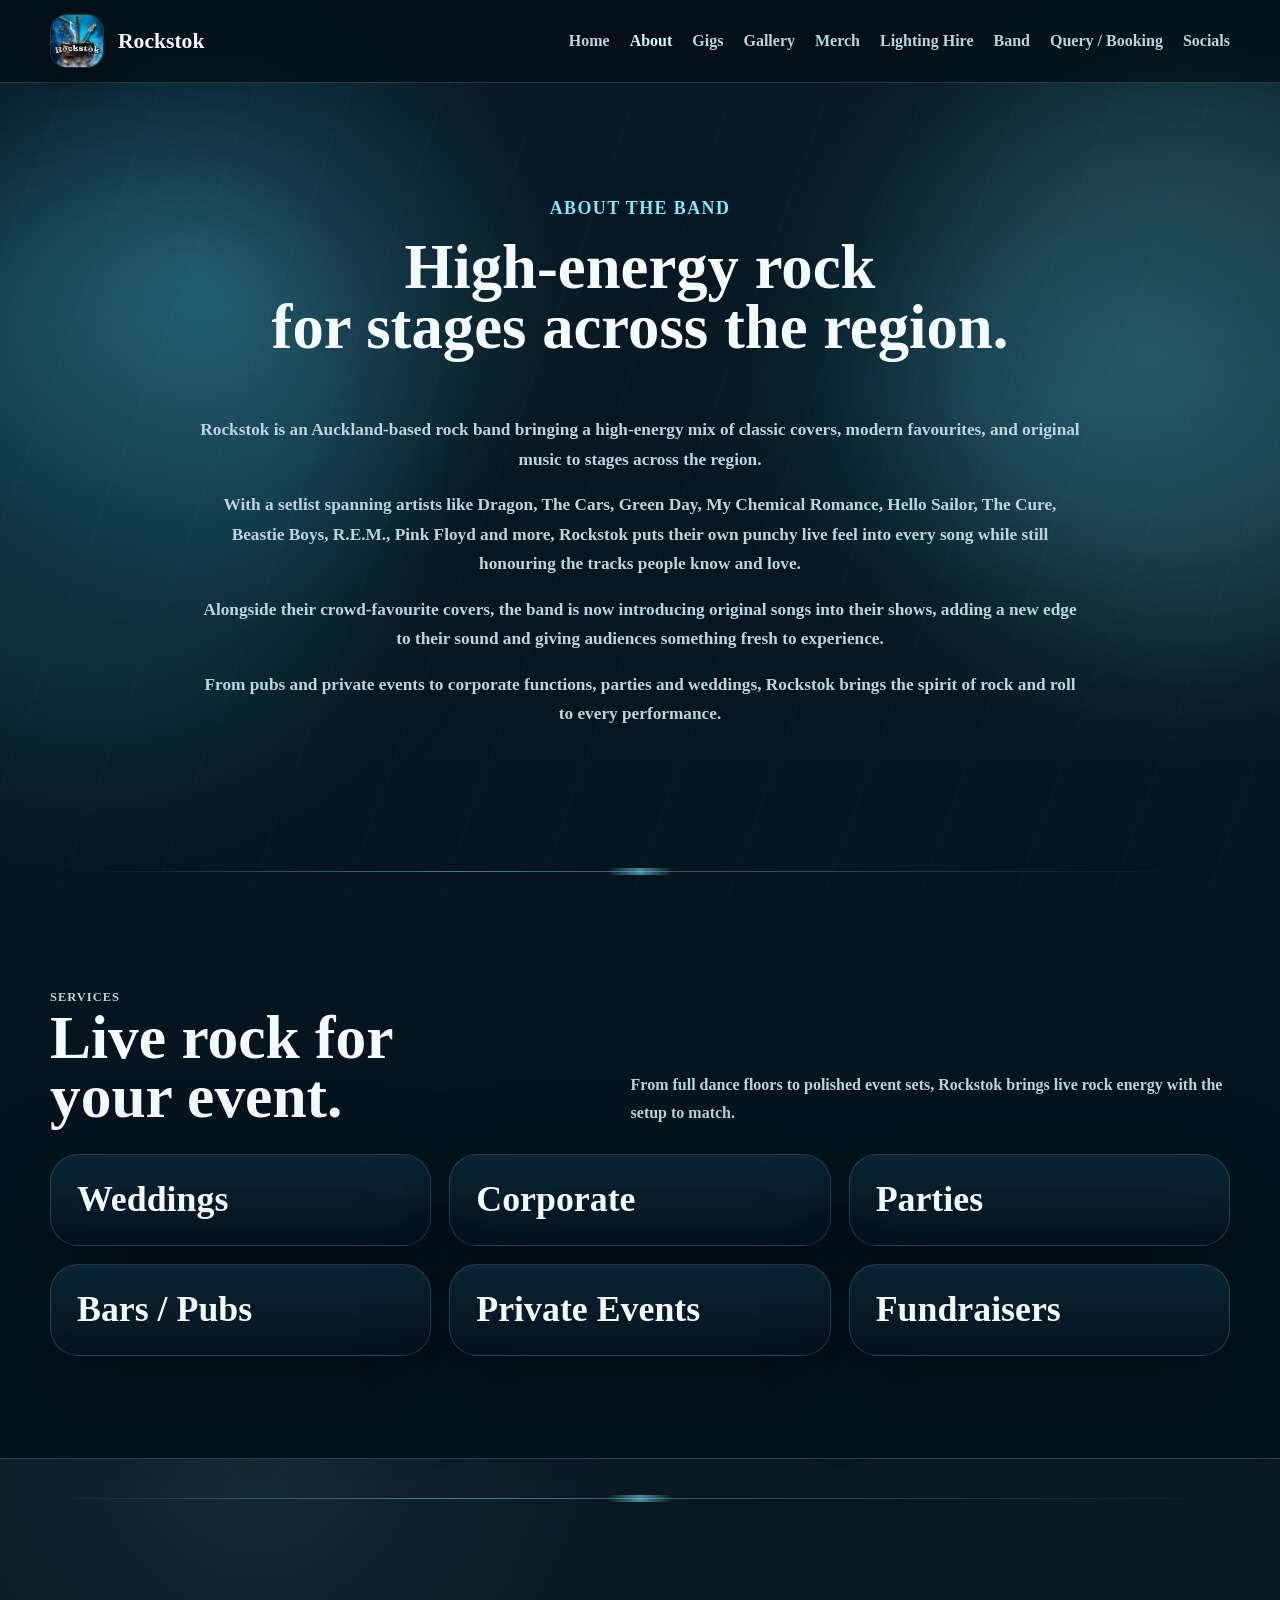
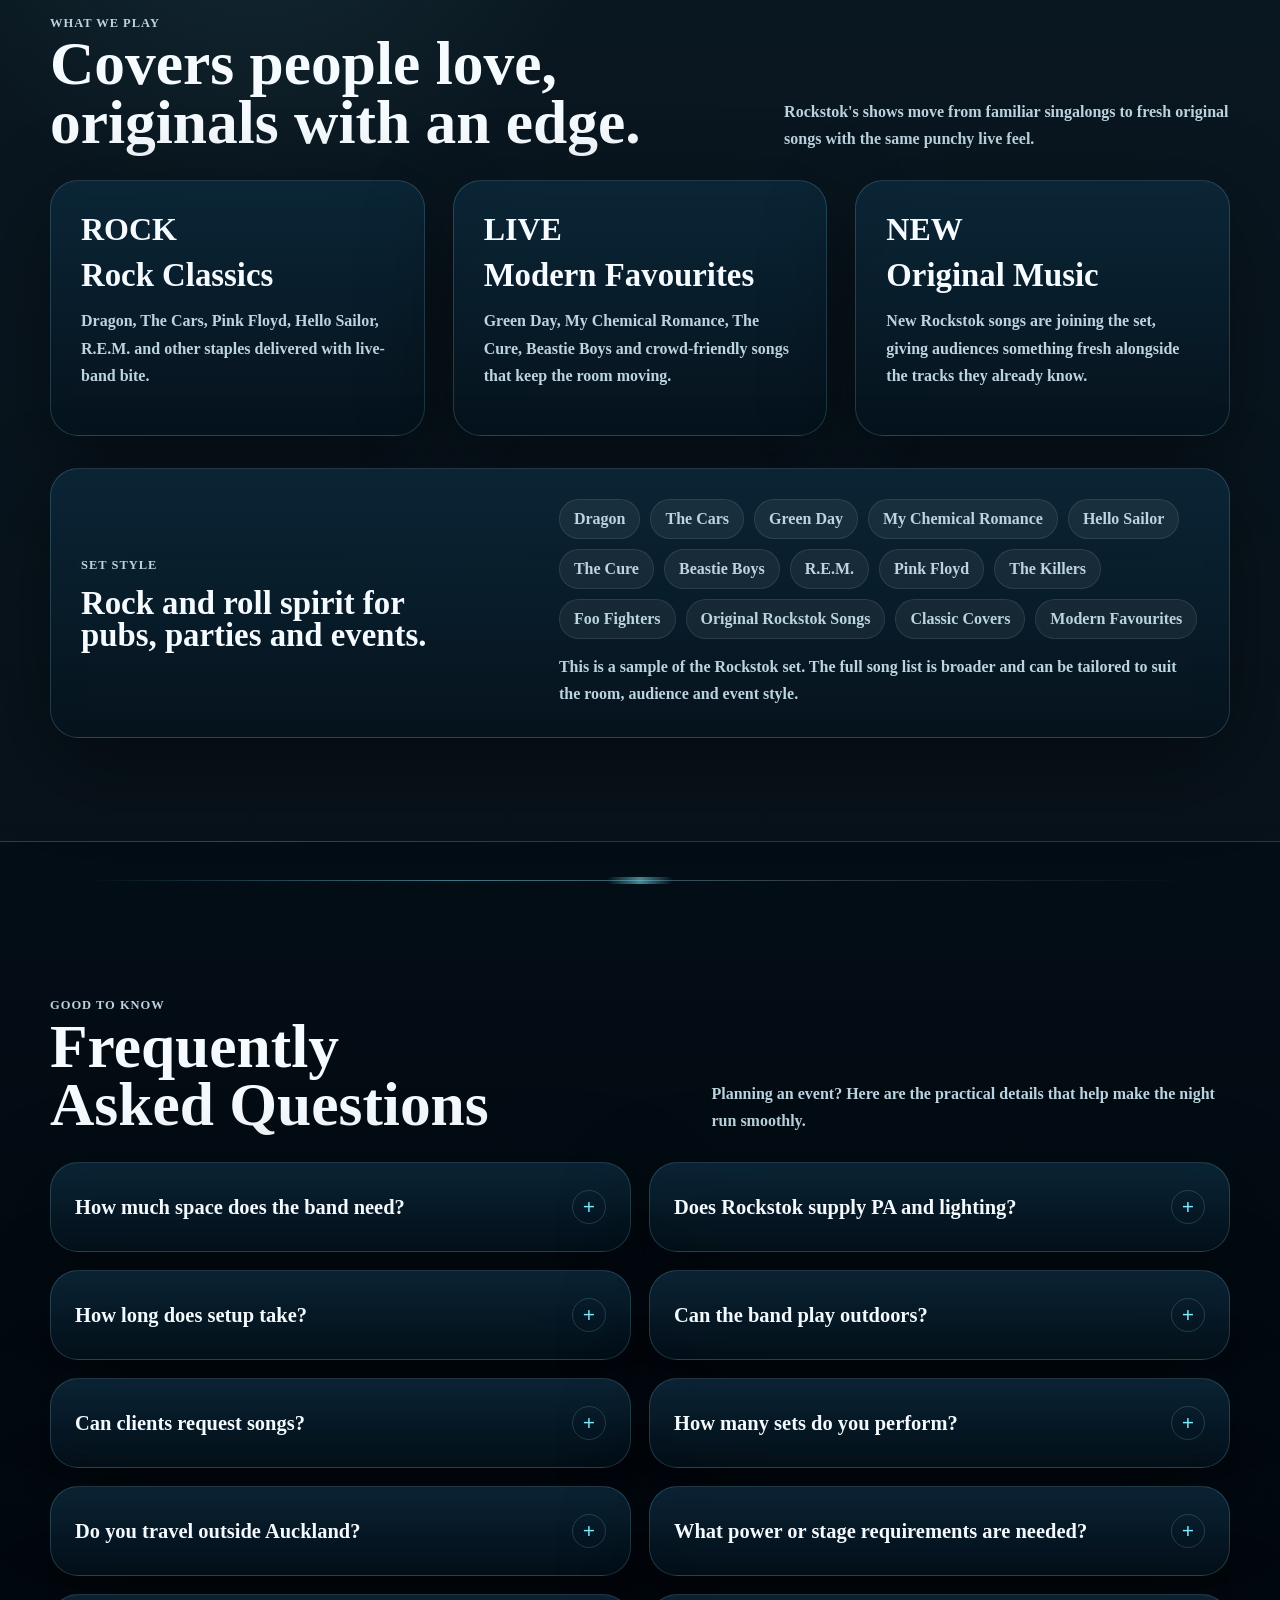
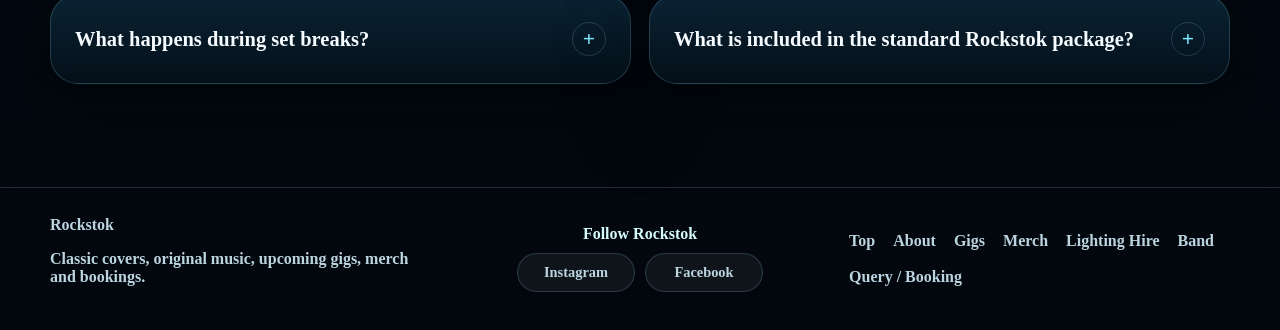
<file: about.html>
<!doctype html>
<html lang="en">
<head>
  <meta charset="utf-8" />
  <meta name="viewport" content="width=device-width, initial-scale=1" />
  <title>About Rockstok | Auckland Rock Band</title>
  <meta name="description" content="About Rockstok, an Auckland-based rock band playing classic covers, modern favourites and original music." />
  <link rel="icon" type="image/png" href="assets/logo.png" />
  <link rel="apple-touch-icon" href="assets/logo.png" />
  <link rel="stylesheet" href="styles.css" />
</head>
<body>
  <div class="smoke-bg smoke-a"></div>
  <div class="smoke-bg smoke-b"></div>

  <header class="site-header" id="top">
    <nav class="nav wrap" aria-label="Main navigation">
      <a class="brand" href="index.html#top" aria-label="Rockstok home">
        <img class="brand-logo" src="assets/logo.png" alt="Rockstok logo" />
        <span>Rockstok</span>
      </a>
      <button class="nav-toggle" aria-expanded="false" aria-controls="nav-links">Menu</button>
      <div class="nav-links" id="nav-links">
        <a href="index.html">Home</a>
        <a class="active" href="about.html">About</a>
        <a href="gigs.html">Gigs</a>
        <a href="gallery.html">Gallery</a>
        <a href="https://rockstok-shop.fourthwall.com/en-nzd" target="_blank" rel="noopener">Merch</a>
        <a href="lighting.html">Lighting Hire</a>
        <a href="band.html">Band</a>
        <a href="booking.html">Query / Booking</a>
        <a href="socials.html">Socials</a>
      </div>
    </nav>
  </header>

  <main>
    <section class="section wrap page-section about-page-section">
      <div>
        <p class="eyebrow">About the band</p>
        <h1>
          <span>High-energy rock</span>
          <span>for stages across the region.</span>
        </h1>
      </div>
      <div class="copy-block collapsible-copy" data-collapsible-copy>
        <p><strong>Rockstok</strong> is an Auckland-based rock band bringing a high-energy mix of classic covers, modern favourites, and original music to stages across the region.</p>
        <p>With a setlist spanning artists like Dragon, The Cars, Green Day, My Chemical Romance, Hello Sailor, The Cure, Beastie Boys, R.E.M., Pink Floyd and more, Rockstok puts their own punchy live feel into every song while still honouring the tracks people know and love.</p>
        <p>Alongside their crowd-favourite covers, the band is now introducing original songs into their shows, adding a new edge to their sound and giving audiences something fresh to experience.</p>
        <p>From pubs and private events to corporate functions, parties and weddings, Rockstok brings the spirit of rock and roll to every performance.</p>
        <button class="read-more-toggle" type="button" aria-expanded="false">Read more...</button>
      </div>
    </section>

    <section class="section wrap" id="services">
      <div class="section-heading">
        <div>
          <p class="eyebrow">Services</p>
          <h2>Live rock for your event.</h2>
        </div>
        <p>From full dance floors to polished event sets, Rockstok brings live rock energy with the setup to match.</p>
      </div>

      <div class="service-bubble-grid">
        <article class="service-bubble glass-panel">
          <h3>Weddings</h3>
        </article>
        <article class="service-bubble glass-panel">
          <h3>Corporate</h3>
        </article>
        <article class="service-bubble glass-panel">
          <h3>Parties</h3>
        </article>
        <article class="service-bubble glass-panel">
          <h3>Bars / Pubs</h3>
        </article>
        <article class="service-bubble glass-panel">
          <h3>Private Events</h3>
        </article>
        <article class="service-bubble glass-panel">
          <h3>Fundraisers</h3>
        </article>
      </div>
    </section>

    <section class="section services-section" id="music">
      <div class="wrap">
        <div class="section-heading">
          <div>
            <p class="eyebrow">What we play</p>
            <h2>Covers people love, originals with an edge.</h2>
          </div>
          <p>Rockstok's shows move from familiar singalongs to fresh original songs with the same punchy live feel.</p>
        </div>

        <div class="services-grid">
          <article class="info-card glass-panel">
            <span class="icon">ROCK</span>
            <h3>Rock Classics</h3>
            <p>Dragon, The Cars, Pink Floyd, Hello Sailor, R.E.M. and other staples delivered with live-band bite.</p>
          </article>
          <article class="info-card glass-panel">
            <span class="icon">LIVE</span>
            <h3>Modern Favourites</h3>
            <p>Green Day, My Chemical Romance, The Cure, Beastie Boys and crowd-friendly songs that keep the room moving.</p>
          </article>
          <article class="info-card glass-panel">
            <span class="icon">NEW</span>
            <h3>Original Music</h3>
            <p>New Rockstok songs are joining the set, giving audiences something fresh alongside the tracks they already know.</p>
          </article>
        </div>

        <div class="setlist glass-panel">
          <div>
            <p class="eyebrow">Set style</p>
            <h3>Rock and roll spirit for pubs, parties and events.</h3>
          </div>
          <div>
            <div class="tag-cloud" id="songTags"></div>
            <p class="setlist-note">This is a sample of the Rockstok set. The full song list is broader and can be tailored to suit the room, audience and event style.</p>
          </div>
        </div>
      </div>
    </section>

    <!-- Common event and booking questions. -->
    <section class="section wrap" id="faq">
      <div class="section-heading">
        <div>
          <p class="eyebrow">Good to know</p>
          <h2>Frequently Asked Questions</h2>
        </div>
        <p>Planning an event? Here are the practical details that help make the night run smoothly.</p>
      </div>

      <div class="faq-list">
        <details class="faq-item glass-panel">
          <summary>How much space does the band need?</summary>
          <p>A stage or performance area around 5 metres wide by 4 metres deep is ideal for the band, but we can often work with smaller spaces. We also need a small front-of-house area out infront of the stage for the sound desk. Send us the venue layout and we can confirm what will work.</p>
        </details>
        <details class="faq-item glass-panel">
          <summary>Does Rockstok supply PA and lighting?</summary>
          <p>Yes. Rockstok can provide a PA system and stage lighting suitable for many venues and private events, and our dedicated sound technician is included with the band. If the venue already has production equipment, we can coordinate with them to confirm it meets the show's needs.</p>
        </details>
        <details class="faq-item glass-panel">
          <summary>How long does setup take?</summary>
          <p>Allow minimum two hours for load-in, setup and soundcheck. Larger venues or more involved production may need extra time, which we will confirm before the event.</p>
        </details>
        <details class="faq-item glass-panel">
          <summary>Can the band play outdoors?</summary>
          <p>Yes, provided there is a safe, level and fully covered performance area, reliable power and protection from wind and rain. Outdoor bookings should also have a wet-weather plan.</p>
        </details>
        <details class="faq-item glass-panel">
          <summary>Can clients request songs?</summary>
          <p>Absolutely. Requests made well before the event are welcome, and we will let you know what can be added to the set. The final song choices depend on suitability and preparation time.</p>
        </details>
        <details class="faq-item glass-panel">
          <summary>How many sets do you perform?</summary>
          <p>A typical booking is three 50-minute sets. We can tailor the running order and set lengths to suit the event schedule.</p>
        </details>
        <details class="faq-item glass-panel">
          <summary>Do you travel outside Auckland?</summary>
          <p>Yes. Rockstok can travel beyond Auckland, with travel costs and accommodation added where required. Tell us the location when enquiring and we will include the details in the quote.</p>
        </details>
        <details class="faq-item glass-panel">
          <summary>What power or stage requirements are needed?</summary>
          <p>We need a safe, stable performance area for the band, suitable dedicated power close to the stage, and a powered front-of-house area in the main room where our sound technician can set up the sound desk. We will confirm the exact power, access and production requirements with you or the venue before the event.</p>
        </details>
        <details class="faq-item glass-panel">
          <summary>What happens during set breaks?</summary>
          <p>Background music will play through the PA during breaks so the atmosphere keeps moving. We can use your event playlist or coordinate a playlist with the venue or organiser.</p>
        </details>
        <details class="faq-item glass-panel">
          <summary>What is included in the standard Rockstok package?</summary>
          <p>The standard Rockstok package includes the four-piece band, our dedicated sound technician, a PA system and a basic lighting rig. If the gig requires a larger or more specialised lighting setup, additional equipment can be hired and the extra lighting costs will be added to the quote.</p>
        </details>
      </div>
    </section>
  </main>

  <footer class="site-footer">
    <div class="wrap footer-grid">
      <div>
        <strong>Rockstok</strong>
        <p>Classic covers, original music, upcoming gigs, merch and bookings.</p>
      </div>
      <div class="footer-social">
        <span>Follow Rockstok</span>
        <a class="button small ghost" href="https://instagram.com/rockstokcovers" target="_blank" rel="noopener">Instagram</a>
        <a class="button small ghost" href="https://facebook.com/rockstokcovers" target="_blank" rel="noopener">Facebook</a>
      </div>
      <div class="footer-links">
        <a href="#top">Top</a>
        <a href="about.html">About</a>
        <a href="gigs.html">Gigs</a>
        <a href="https://rockstok-shop.fourthwall.com/en-nzd" target="_blank" rel="noopener">Merch</a>
        <a href="lighting.html">Lighting Hire</a>
        <a href="band.html">Band</a>
        <a href="booking.html">Query / Booking</a>
      </div>
    </div>
  </footer>

  <a class="backstage-link" href="backstage.html" target="_blank" rel="noopener" aria-label="Backstage access">
    <img src="assets/logo.png" alt="" />
  </a>

  <script src="config.js"></script>
  <script src="app.js"></script>
</body>
</html>
</file>
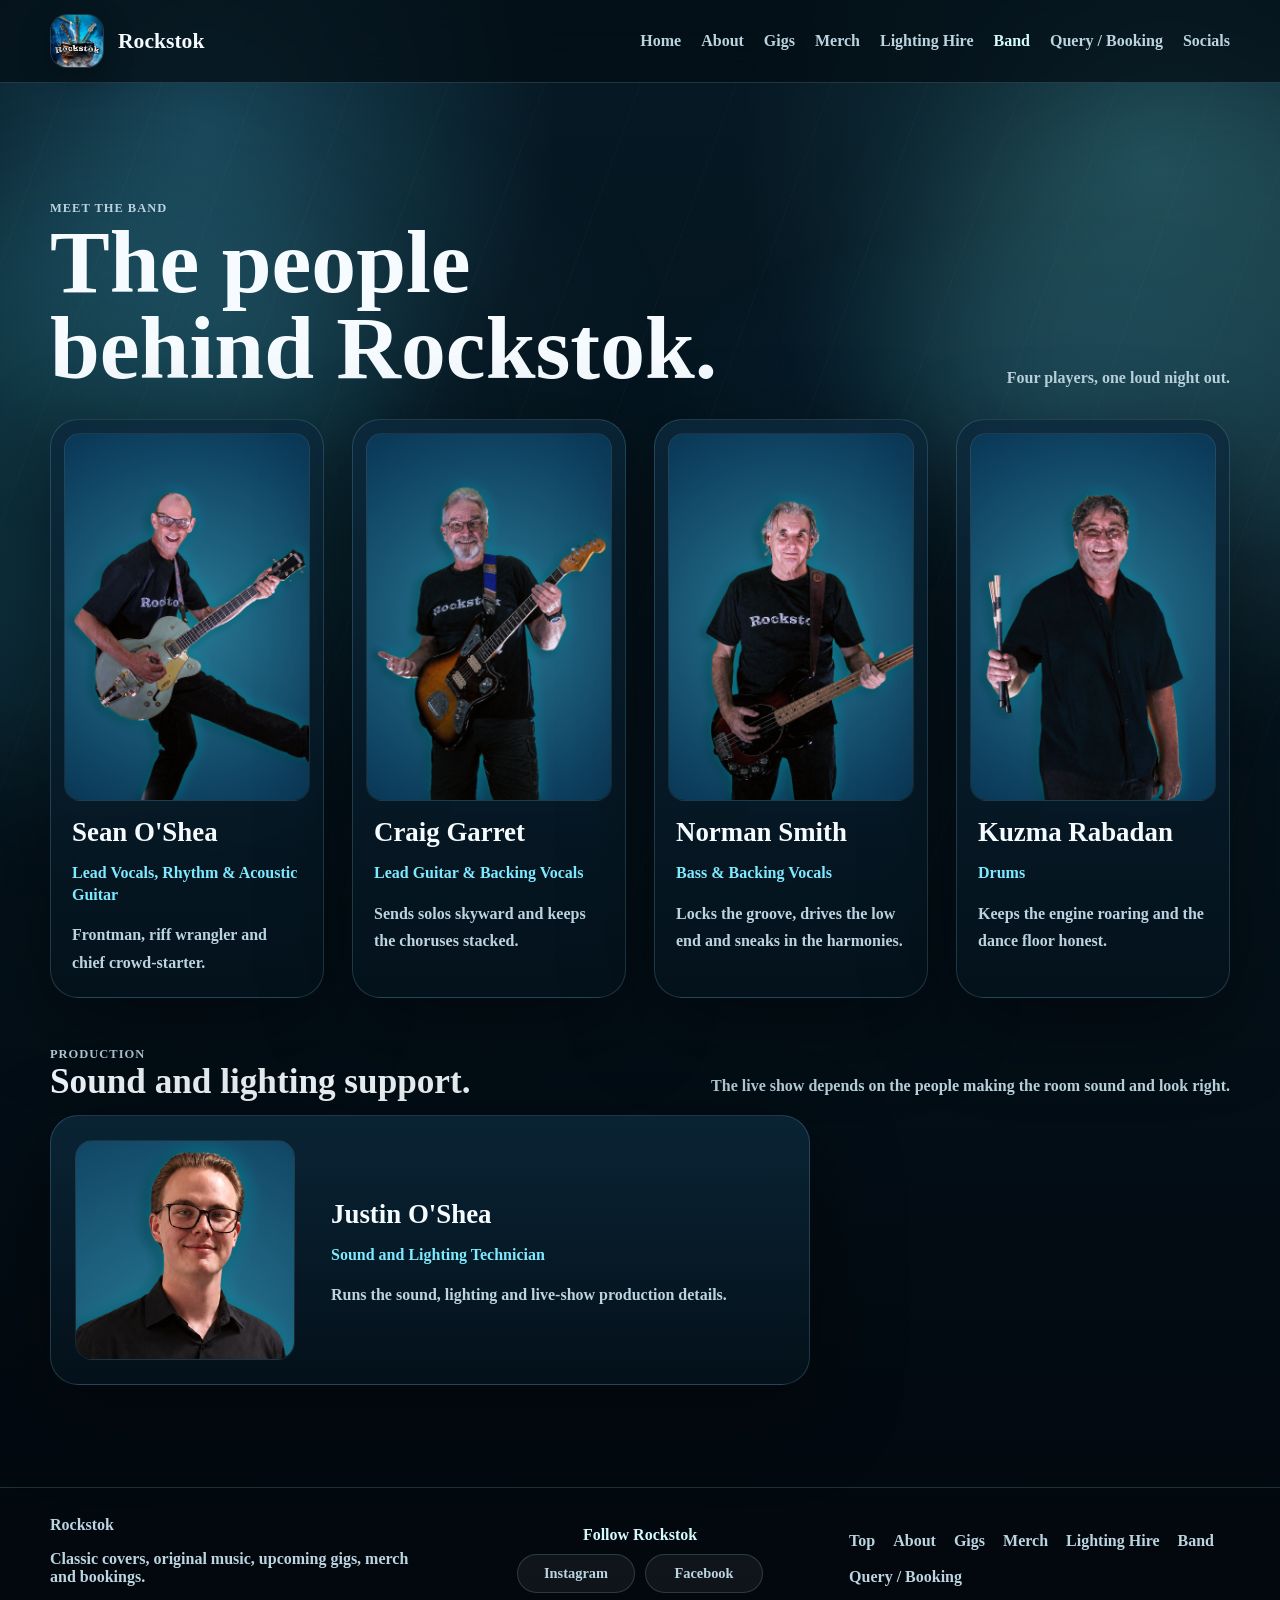
<file: band.html>
<!doctype html>
<html lang="en">
<head>
  <meta charset="utf-8" />
  <meta name="viewport" content="width=device-width, initial-scale=1" />
  <title>Rockstok Band Members | Auckland Rock Band</title>
  <meta name="description" content="Meet the Rockstok band members behind the Auckland rock band." />
  <link rel="icon" type="image/png" href="assets/logo.png" />
  <link rel="apple-touch-icon" href="assets/logo.png" />
  <link rel="stylesheet" href="styles.css" />
</head>
<body>
  <div class="smoke-bg smoke-a"></div>
  <div class="smoke-bg smoke-b"></div>

  <header class="site-header" id="top">
    <nav class="nav wrap" aria-label="Main navigation">
      <a class="brand" href="index.html#top" aria-label="Rockstok home">
        <img class="brand-logo" src="assets/logo.png" alt="Rockstok logo" />
        <span>Rockstok</span>
      </a>
      <button class="nav-toggle" aria-expanded="false" aria-controls="nav-links">Menu</button>
      <div class="nav-links" id="nav-links">
        <a href="index.html">Home</a>
        <a href="about.html">About</a>
        <a href="gigs.html">Gigs</a>
        <a href="https://rockstok-shop.fourthwall.com/en-nzd" target="_blank" rel="noopener">Merch</a>
        <a href="lighting.html">Lighting Hire</a>
        <a class="active" href="band.html">Band</a>
        <a href="booking.html">Query / Booking</a>
        <a href="socials.html">Socials</a>
      </div>
    </nav>
  </header>

  <main>
    <section class="section wrap page-section" id="band">
      <div class="section-heading band-page-heading">
        <div>
          <p class="eyebrow">Meet the band</p>
          <h1>The people behind Rockstok.</h1>
        </div>
        <p>Four players, one loud night out.</p>
      </div>
      <div class="band-grid" id="bandGrid"></div>
    </section>
  </main>

  <footer class="site-footer">
    <div class="wrap footer-grid">
      <div>
        <strong>Rockstok</strong>
        <p>Classic covers, original music, upcoming gigs, merch and bookings.</p>
      </div>
      <div class="footer-social">
        <span>Follow Rockstok</span>
        <a class="button small ghost" href="https://instagram.com/rockstokcovers" target="_blank" rel="noopener">Instagram</a>
        <a class="button small ghost" href="https://facebook.com/rockstokcovers" target="_blank" rel="noopener">Facebook</a>
      </div>
      <div class="footer-links">
        <a href="#top">Top</a>
        <a href="about.html">About</a>
        <a href="gigs.html">Gigs</a>
        <a href="https://rockstok-shop.fourthwall.com/en-nzd" target="_blank" rel="noopener">Merch</a>
        <a href="lighting.html">Lighting Hire</a>
        <a href="band.html">Band</a>
        <a href="booking.html">Query / Booking</a>
      </div>
    </div>
  </footer>

  <a class="backstage-link" href="backstage.html" target="_blank" rel="noopener" aria-label="Backstage access">
    <img src="assets/logo.png" alt="" />
  </a>

  <script src="config.js"></script>
  <script src="app.js"></script>
</body>
</html>
</file>
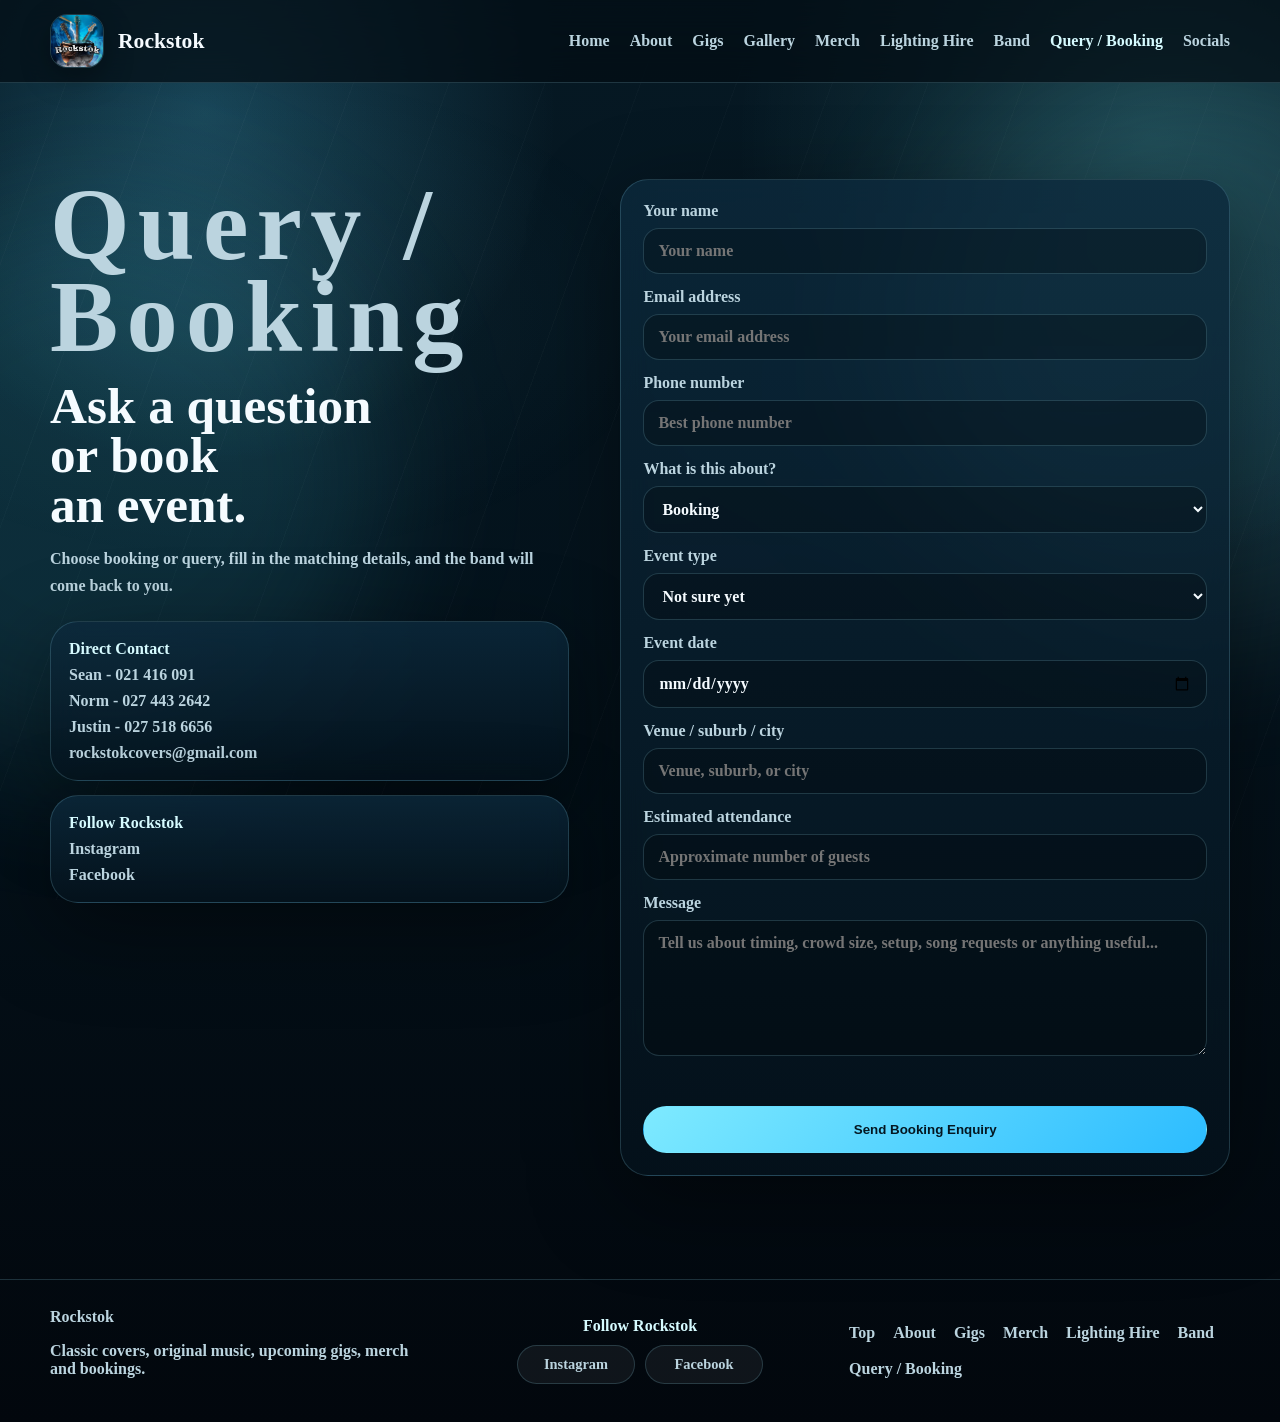
<file: booking.html>
<!doctype html>
<html lang="en">
<head>
  <meta charset="utf-8" />
  <meta name="viewport" content="width=device-width, initial-scale=1" />
  <title>Query or Book Rockstok | Auckland Rock Band</title>
  <meta name="description" content="Send Rockstok a query or booking enquiry for pubs, private events, corporate functions, parties and weddings across Auckland and beyond." />
  <link rel="icon" type="image/png" href="assets/logo.png" />
  <link rel="apple-touch-icon" href="assets/logo.png" />
  <link rel="stylesheet" href="styles.css" />
</head>

<body>
  <div class="smoke-bg smoke-a"></div>
  <div class="smoke-bg smoke-b"></div>

  <header class="site-header" id="top">
    <nav class="nav wrap" aria-label="Main navigation">
      <a class="brand" href="index.html#top" aria-label="Rockstok home">
        <img class="brand-logo" src="assets/logo.png" alt="Rockstok logo" />
        <span>Rockstok</span>
      </a>

      <button class="nav-toggle" aria-expanded="false" aria-controls="nav-links">Menu</button>

      <div class="nav-links" id="nav-links">
        <a href="index.html">Home</a>
        <a href="about.html">About</a>
        <a href="gigs.html">Gigs</a>
        <a href="gallery.html">Gallery</a>
        <a href="https://rockstok-shop.fourthwall.com/en-nzd" target="_blank" rel="noopener">Merch</a>
        <a href="lighting.html">Lighting Hire</a>
        <a href="band.html">Band</a>
        <a class="active" href="booking.html">Query / Booking</a>
        <a href="socials.html">Socials</a>
      </div>
    </nav>
  </header>

  <main>
    <!-- Standalone query / booking page. Field groups switch between booking and enquiry in app.js. -->
    <section class="section wrap booking-section booking-page-section" id="query-booking">
      <div class="booking-copy">
        <p class="eyebrow">Query / Booking</p>
        <h1>Ask a question or book an event.</h1>
        <p>
          Choose booking or query, fill in the matching details, and the band will come back to you.
        </p>

        <div class="contact-stack">
          <article class="contact-card glass-panel">
            <strong>Direct Contact</strong>
            <span>Sean - <a href="tel:+6421416091">021 416 091</a></span>
            <span>Norm - <a href="tel:+64274432642">027 443 2642</a></span>
            <span>Justin - <a href="tel:+64275186656">027 518 6656</a></span>
            <span><a href="mailto:rockstokcovers@gmail.com">rockstokcovers@gmail.com</a></span>
          </article>

          <article class="contact-card glass-panel">
            <strong>Follow Rockstok</strong>
            <span><a href="https://instagram.com/rockstokcovers" target="_blank" rel="noopener">Instagram</a></span>
            <span><a href="https://facebook.com/rockstokcovers" target="_blank" rel="noopener">Facebook</a></span>
          </article>
        </div>
      </div>

      <form
        id="booking-form"
        class="booking-card glass-panel booking-form"
        action="https://formspree.io/f/maqzqaob"
        method="POST"
        data-query-booking-form
        data-ajax-form
        data-sending-message="Sending your booking enquiry..."
        data-success-message="Thanks! Your booking enquiry has been sent. We will be in touch soon."
        data-error-message="Sorry, something went wrong. Please try again or email rockstokcovers@gmail.com."
      >
        <input type="hidden" name="_subject" value="New Rockstok Booking Enquiry" />

        <label>
          Your name
          <input type="text" name="name" placeholder="Your name" required />
        </label>

        <label>
          Email address
          <input type="email" name="email" placeholder="Your email address" required />
        </label>

        <label>
          Phone number
          <input type="tel" name="phone" placeholder="Best phone number" />
        </label>

        <label>
          What is this about?
          <select name="request_type" data-query-type>
            <option value="booking">Booking</option>
            <option value="query">Query / enquiry</option>
          </select>
        </label>

        <div class="form-field-group" data-purpose-fields="booking">
          <label>
            Event type
            <select name="event_type">
              <option value="">Not sure yet</option>
              <option value="Private event">Private event</option>
              <option value="Pub / bar gig">Pub / bar gig</option>
              <option value="Wedding">Wedding</option>
              <option value="Birthday">Birthday</option>
              <option value="Fundraiser">Fundraiser</option>
              <option value="Corporate event">Corporate event</option>
              <option value="Other">Other</option>
            </select>
          </label>

          <label>
            Event date
            <input type="date" name="date" />
          </label>

          <label>
            Venue / suburb / city
            <input type="text" name="venue" placeholder="Venue, suburb, or city" />
          </label>

          <label>
            Estimated attendance
            <input
              type="number"
              name="estimated_attendance"
              placeholder="Approximate number of guests"
              min="1"
            />
          </label>
        </div>

        <div class="form-field-group" data-purpose-fields="query" hidden>
          <label>
            Query type
            <select name="query_type" disabled>
              <option value="General question">General question</option>
              <option value="Availability">Availability</option>
              <option value="Merch">Merch</option>
              <option value="Music / setlist">Music / setlist</option>
              <option value="Media">Media</option>
              <option value="Other">Other</option>
            </select>
          </label>
        </div>

        <label>
          Message
          <textarea
            name="message"
            rows="6"
            placeholder="Tell us about timing, crowd size, setup, song requests or anything useful..."
            required
            data-message-field
          ></textarea>
        </label>

        <p id="booking-form-status" class="form-status" aria-live="polite"></p>

        <button class="button primary" type="submit">Send Booking Enquiry</button>
      </form>
    </section>
  </main>

  <footer class="site-footer">
    <div class="wrap footer-grid">
      <div>
        <strong>Rockstok</strong>
        <p>Classic covers, original music, upcoming gigs, merch and bookings.</p>
      </div>
      <div class="footer-social">
        <span>Follow Rockstok</span>
        <a class="button small ghost" href="https://instagram.com/rockstokcovers" target="_blank" rel="noopener">Instagram</a>
        <a class="button small ghost" href="https://facebook.com/rockstokcovers" target="_blank" rel="noopener">Facebook</a>
      </div>

      <div class="footer-links">
        <a href="#top">Top</a>
        <a href="about.html">About</a>
        <a href="gigs.html">Gigs</a>
        <a href="https://rockstok-shop.fourthwall.com/en-nzd" target="_blank" rel="noopener">Merch</a>
        <a href="lighting.html">Lighting Hire</a>
        <a href="band.html">Band</a>
        <a href="booking.html">Query / Booking</a>
      </div>
    </div>
  </footer>

  <a class="backstage-link" href="backstage.html" target="_blank" rel="noopener" aria-label="Backstage access">
    <img src="assets/logo.png" alt="" />
  </a>

  <script src="config.js"></script>
  <script src="app.js"></script>
</body>
</html>
</file>
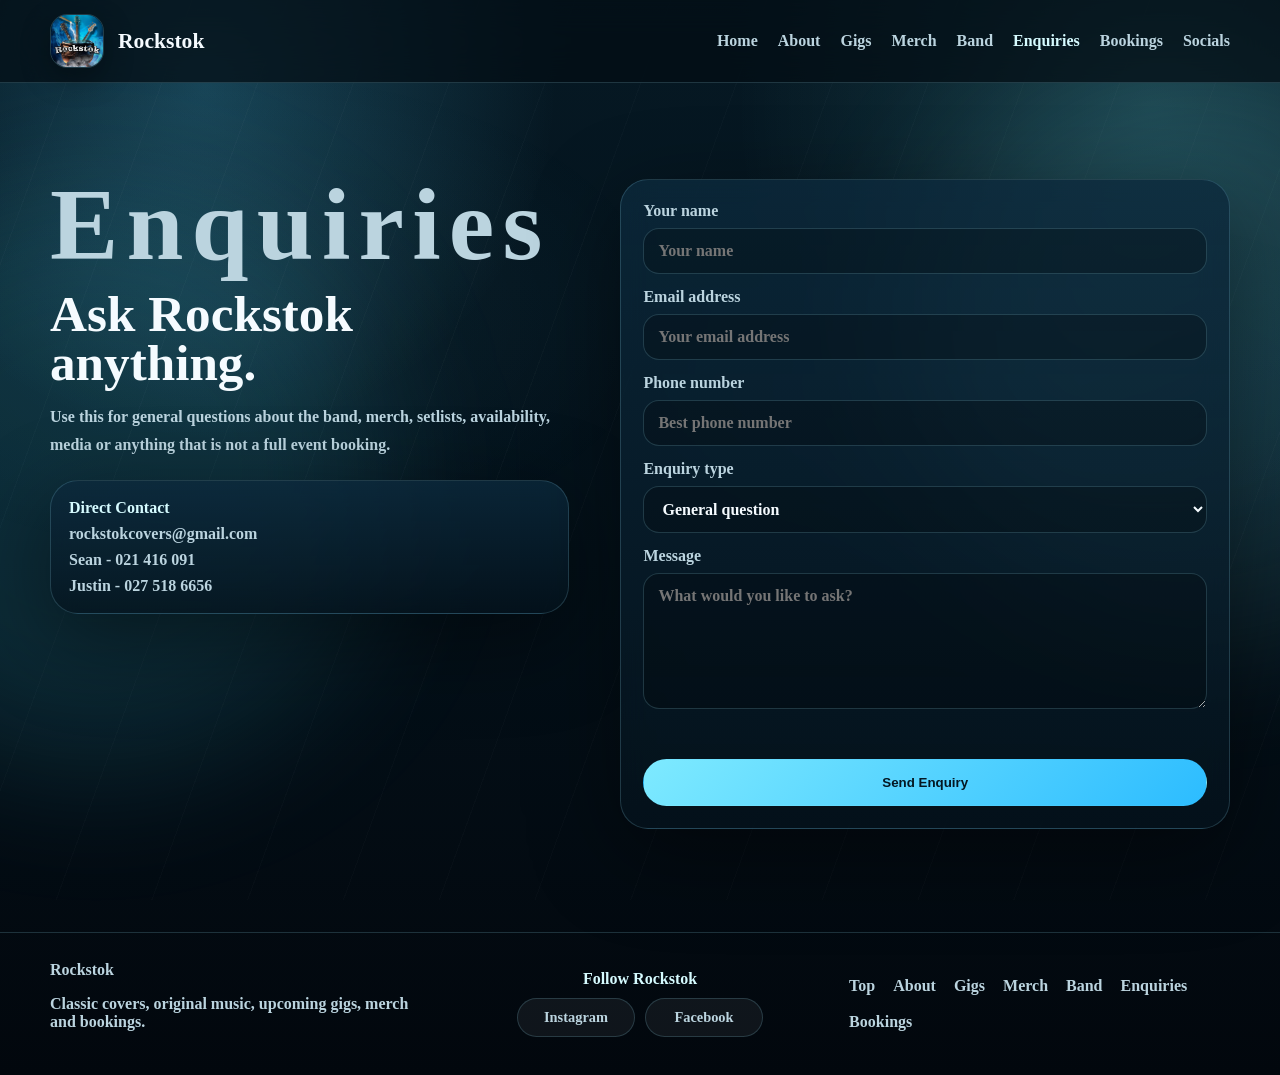
<file: enquiries.html>
<!doctype html>
<html lang="en">
<head>
  <meta charset="utf-8" />
  <meta name="viewport" content="width=device-width, initial-scale=1" />
  <title>Enquiries | Rockstok</title>
  <meta name="description" content="Send Rockstok a general enquiry about the band, merch, media, setlists or availability." />
  <link rel="icon" type="image/png" href="assets/logo.png" />
  <link rel="apple-touch-icon" href="assets/logo.png" />
  <link rel="stylesheet" href="styles.css" />
</head>

<body>
  <div class="smoke-bg smoke-a"></div>
  <div class="smoke-bg smoke-b"></div>

  <header class="site-header" id="top">
    <nav class="nav wrap" aria-label="Main navigation">
      <a class="brand" href="index.html#top" aria-label="Rockstok home">
        <img class="brand-logo" src="assets/logo.png" alt="Rockstok logo" />
        <span>Rockstok</span>
      </a>

      <button class="nav-toggle" aria-expanded="false" aria-controls="nav-links">Menu</button>

      <div class="nav-links" id="nav-links">
        <a href="index.html">Home</a>
        <a href="about.html">About</a>
        <a href="gigs.html">Gigs</a>
        <a href="https://rockstok-shop.fourthwall.com/en-nzd" target="_blank" rel="noopener">Merch</a>
        <a href="band.html">Band</a>
        <a class="active" href="enquiries.html">Enquiries</a>
        <a href="booking.html">Bookings</a>
        <a href="socials.html">Socials</a>
      </div>
    </nav>
  </header>

  <main>
    <section class="section wrap booking-section booking-page-section" id="enquiries">
      <div class="booking-copy">
        <p class="eyebrow">Enquiries</p>
        <h1>Ask Rockstok anything.</h1>
        <p>
          Use this for general questions about the band, merch, setlists,
          availability, media or anything that is not a full event booking.
        </p>

        <div class="contact-stack">
          <article class="contact-card glass-panel">
            <strong>Direct Contact</strong>
            <span><a href="mailto:rockstokcovers@gmail.com">rockstokcovers@gmail.com</a></span>
            <span>Sean - <a href="tel:+6421416091">021 416 091</a></span>
            <span>Justin - <a href="tel:+64275186656">027 518 6656</a></span>
          </article>
        </div>
      </div>

      <form
        id="general-enquiry-form"
        class="booking-card glass-panel booking-form"
        action="https://formspree.io/f/mlgkbrap"
        method="POST"
        data-ajax-form
        data-sending-message="Sending your enquiry..."
        data-success-message="Thanks! Your enquiry has been sent. We will be in touch soon."
        data-error-message="Sorry, something went wrong. Please try again or email rockstokcovers@gmail.com."
      >
        <!-- Keep this endpoint and subject separate from booking enquiries. -->
        <input type="hidden" name="_subject" value="New Rockstok General Enquiry" />

        <label>
          Your name
          <input name="name" placeholder="Your name" required />
        </label>

        <label>
          Email address
          <input name="email" type="email" placeholder="Your email address" required />
        </label>

        <label>
          Phone number
          <input name="phone" type="tel" placeholder="Best phone number" />
        </label>

        <label>
          Enquiry type
          <select name="enquiry_type">
            <option value="General question">General question</option>
            <option value="Merch">Merch</option>
            <option value="Music / setlist">Music / setlist</option>
            <option value="Media">Media</option>
            <option value="Availability">Availability</option>
            <option value="Other">Other</option>
          </select>
        </label>

        <label>
          Message
          <textarea name="message" rows="6" placeholder="What would you like to ask?" required></textarea>
        </label>

        <p class="form-status" aria-live="polite"></p>

        <button class="button primary" type="submit">Send Enquiry</button>
      </form>
    </section>
  </main>

  <footer class="site-footer">
    <div class="wrap footer-grid">
      <div>
        <strong>Rockstok</strong>
        <p>Classic covers, original music, upcoming gigs, merch and bookings.</p>
      </div>
      <div class="footer-social">
        <span>Follow Rockstok</span>
        <a class="button small ghost" href="https://instagram.com/rockstokcovers" target="_blank" rel="noopener">Instagram</a>
        <a class="button small ghost" href="https://facebook.com/rockstokcovers" target="_blank" rel="noopener">Facebook</a>
      </div>

      <div class="footer-links">
        <a href="#top">Top</a>
        <a href="about.html">About</a>
        <a href="gigs.html">Gigs</a>
        <a href="https://rockstok-shop.fourthwall.com/en-nzd" target="_blank" rel="noopener">Merch</a>
        <a href="band.html">Band</a>
        <a href="enquiries.html">Enquiries</a>
        <a href="booking.html">Bookings</a>
      </div>
    </div>
  </footer>

  <a class="backstage-link" href="backstage.html" target="_blank" rel="noopener" aria-label="Backstage access">
    <img src="assets/logo.png" alt="" />
  </a>

  <script src="config.js"></script>
  <script src="app.js"></script>
</body>
</html>
</file>
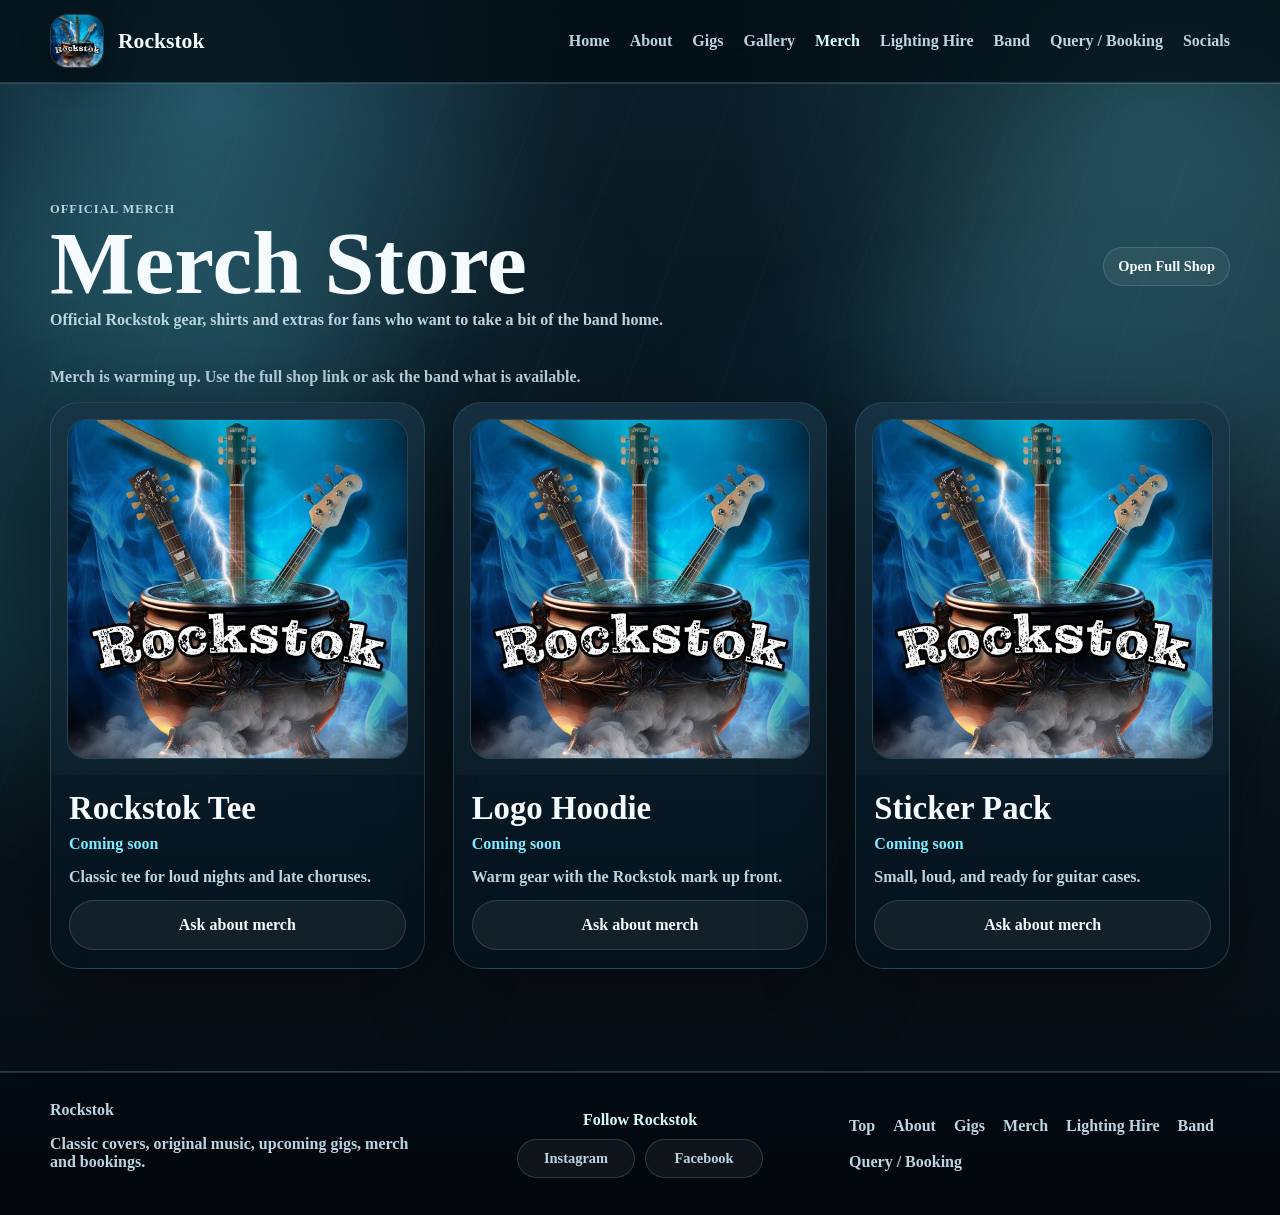
<file: merch.html>
<!doctype html>
<html lang="en">
<head>
  <meta charset="utf-8" />
  <meta name="viewport" content="width=device-width, initial-scale=1" />
  <title>Rockstok Merch | Official Store</title>
  <meta name="description" content="Official Rockstok merch, gear, shirts and extras." />
  <link rel="icon" type="image/png" href="assets/logo.png" />
  <link rel="apple-touch-icon" href="assets/logo.png" />
  <link rel="stylesheet" href="styles.css" />
</head>
<body>
  <div class="smoke-bg smoke-a"></div>
  <div class="smoke-bg smoke-b"></div>

  <header class="site-header" id="top">
    <nav class="nav wrap" aria-label="Main navigation">
      <a class="brand" href="index.html#top" aria-label="Rockstok home">
        <img class="brand-logo" src="assets/logo.png" alt="Rockstok logo" />
        <span>Rockstok</span>
      </a>
      <button class="nav-toggle" aria-expanded="false" aria-controls="nav-links">Menu</button>
      <div class="nav-links" id="nav-links">
        <a href="index.html">Home</a>
        <a href="about.html">About</a>
        <a href="gigs.html">Gigs</a>
        <a href="gallery.html">Gallery</a>
        <a class="active" href="https://rockstok-shop.fourthwall.com/en-nzd" target="_blank" rel="noopener">Merch</a>
        <a href="lighting.html">Lighting Hire</a>
        <a href="band.html">Band</a>
        <a href="booking.html">Query / Booking</a>
        <a href="socials.html">Socials</a>
      </div>
    </nav>
  </header>

  <main>
    <section class="section merch-section page-section" id="merch">
      <div class="wrap">
        <div class="section-heading merch-heading">
          <div>
            <p class="eyebrow">Official merch</p>
            <h1>Merch Store</h1>
            <p>Official Rockstok gear, shirts and extras for fans who want to take a bit of the band home.</p>
          </div>
          <a class="button small ghost" id="viewFourthwallShop" href="#" target="_blank" rel="noopener">Open Full Shop</a>
        </div>
        <div class="notice" id="merchNotice">Loading merch...</div>
        <div class="product-grid" id="productGrid" aria-live="polite"></div>
      </div>
    </section>
  </main>

  <footer class="site-footer">
    <div class="wrap footer-grid">
      <div>
        <strong>Rockstok</strong>
        <p>Classic covers, original music, upcoming gigs, merch and bookings.</p>
      </div>
      <div class="footer-social">
        <span>Follow Rockstok</span>
        <a class="button small ghost" href="https://instagram.com/rockstokcovers" target="_blank" rel="noopener">Instagram</a>
        <a class="button small ghost" href="https://facebook.com/rockstokcovers" target="_blank" rel="noopener">Facebook</a>
      </div>
      <div class="footer-links">
        <a href="#top">Top</a>
        <a href="about.html">About</a>
        <a href="gigs.html">Gigs</a>
        <a href="https://rockstok-shop.fourthwall.com/en-nzd" target="_blank" rel="noopener">Merch</a>
        <a href="lighting.html">Lighting Hire</a>
        <a href="band.html">Band</a>
        <a href="booking.html">Query / Booking</a>
      </div>
    </div>
  </footer>

  <a class="backstage-link" href="backstage.html" target="_blank" rel="noopener" aria-label="Backstage access">
    <img src="assets/logo.png" alt="" />
  </a>

  <script src="config.js"></script>
  <script src="app.js"></script>
</body>
</html>
</file>
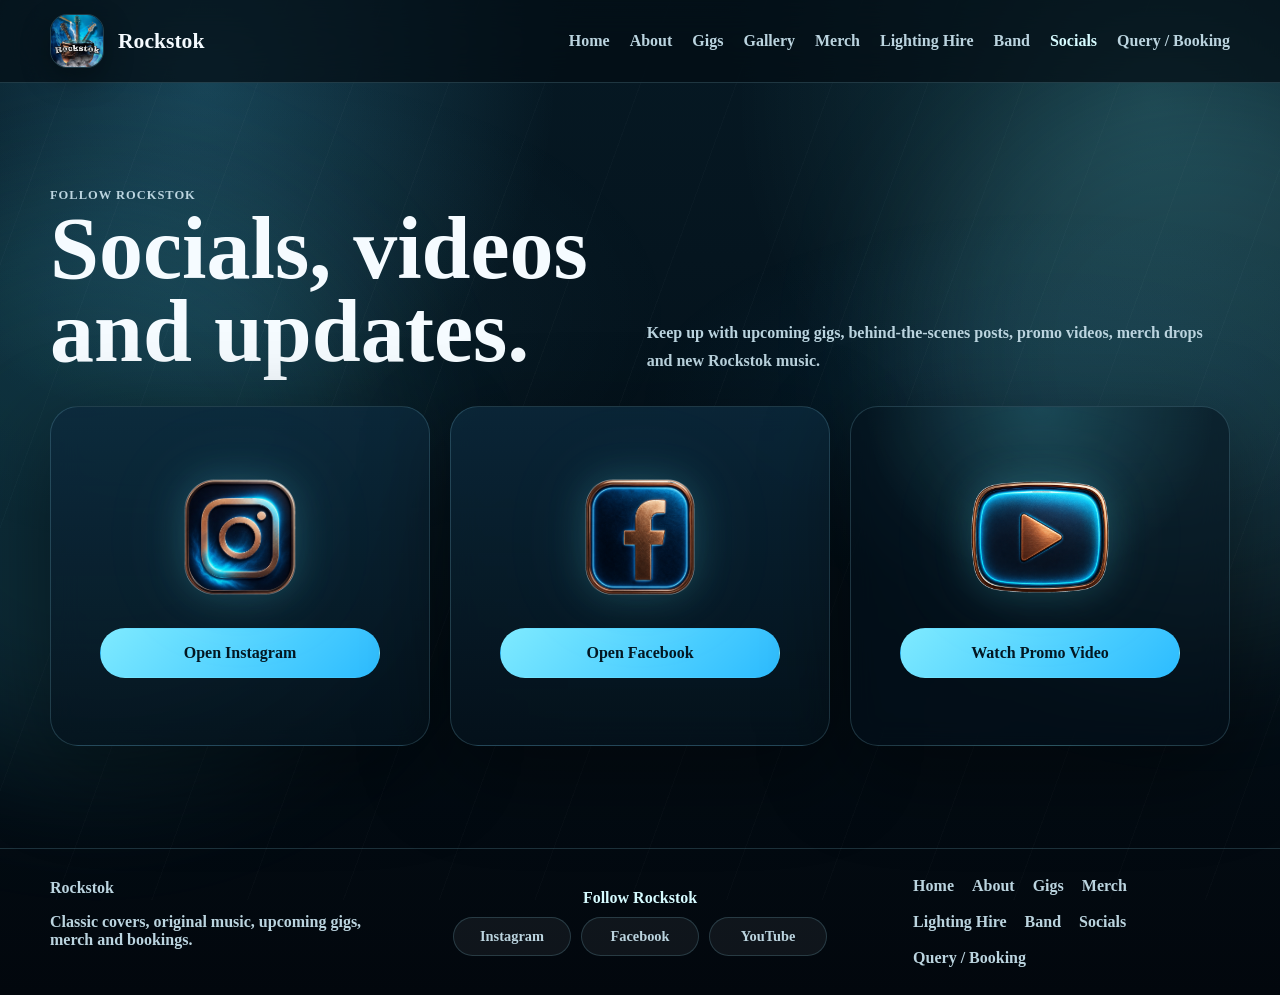
<file: socials.html>
<!doctype html>
<html lang="en">
<head>
  <meta charset="utf-8" />
  <meta name="viewport" content="width=device-width, initial-scale=1" />
  <title>Socials | Rockstok</title>
  <meta name="description" content="Follow Rockstok on Instagram, Facebook and YouTube." />
  <link rel="icon" type="image/png" href="assets/logo.png" />
  <link rel="apple-touch-icon" href="assets/logo.png" />
  <link rel="stylesheet" href="styles.css" />
</head>
<body>
  <div class="smoke-bg smoke-a"></div>
  <div class="smoke-bg smoke-b"></div>

  <header class="site-header" id="top">
    <nav class="nav wrap" aria-label="Main navigation">
      <a class="brand" href="index.html" aria-label="Rockstok home">
        <img class="brand-logo" src="assets/logo.png" alt="Rockstok logo" />
        <span>Rockstok</span>
      </a>

      <button class="nav-toggle" aria-expanded="false" aria-controls="nav-links">Menu</button>

      <div class="nav-links" id="nav-links">
        <a href="index.html">Home</a>
        <a href="about.html">About</a>
        <a href="gigs.html">Gigs</a>
        <a href="gallery.html">Gallery</a>
        <a href="https://rockstok-shop.fourthwall.com/en-nzd" target="_blank" rel="noopener">Merch</a>
        <a href="lighting.html">Lighting Hire</a>
        <a href="band.html">Band</a>
        <a class="active" href="socials.html">Socials</a>
        <a href="booking.html">Query / Booking</a>
      </div>
    </nav>
  </header>

  <main>
    <section class="section section-top wrap socials-page">
      <div class="section-heading">
        <div>
          <p class="eyebrow">Follow Rockstok</p>
          <h1>Socials, videos and updates.</h1>
        </div>
        <p>
          Keep up with upcoming gigs, behind-the-scenes posts, promo videos,
          merch drops and new Rockstok music.
        </p>
      </div>

      <div class="socials-grid logo-socials-grid">
        <article class="social-card social-logo-card glass-panel">
          <a
            class="social-logo-link"
            href="https://instagram.com/rockstokcovers"
            target="_blank"
            rel="noopener"
            aria-label="Open Rockstok Instagram"
          >
            <img
              class="social-logo"
              src="assets/Instagram.png"
              alt="Instagram logo"
            />
          </a>

          <a
            class="button primary social-link-button"
            href="https://instagram.com/rockstokcovers"
            target="_blank"
            rel="noopener"
          >
            Open Instagram
          </a>
        </article>

        <article class="social-card social-logo-card glass-panel">
          <a
            class="social-logo-link"
            href="https://facebook.com/rockstokcovers"
            target="_blank"
            rel="noopener"
            aria-label="Open Rockstok Facebook"
          >
            <img
              class="social-logo"
              src="assets/Facebook.png"
              alt="Facebook logo"
            />
          </a>

          <a
            class="button primary social-link-button"
            href="https://facebook.com/rockstokcovers"
            target="_blank"
            rel="noopener"
          >
            Open Facebook
          </a>
        </article>

        <article class="social-card social-logo-card glass-panel promo-card">
          <a
            class="social-logo-link"
            href="https://www.youtube.com/watch?v=lMpwcHcb6W4&list=RDlMpwcHcb6W4&start_radio=1"
            target="_blank"
            rel="noopener"
            aria-label="Watch Rockstok promo video"
          >
            <img
              class="social-logo"
              src="assets/Youtube.png"
              alt="YouTube logo"
            />
          </a>

          <a
            class="button primary social-link-button"
            href="https://www.youtube.com/watch?v=lMpwcHcb6W4&list=RDlMpwcHcb6W4&start_radio=1"
            target="_blank"
            rel="noopener"
          >
            Watch Promo Video
          </a>
        </article>
      </div>
    </section>
  </main>

  <footer class="site-footer">
    <div class="wrap footer-grid">
      <div>
        <strong>Rockstok</strong>
        <p>Classic covers, original music, upcoming gigs, merch and bookings.</p>
      </div>

      <div class="footer-social">
        <span>Follow Rockstok</span>
        <a class="button small ghost" href="https://instagram.com/rockstokcovers" target="_blank" rel="noopener">Instagram</a>
        <a class="button small ghost" href="https://facebook.com/rockstokcovers" target="_blank" rel="noopener">Facebook</a>
        <a class="button small ghost" href="https://www.youtube.com/watch?v=lMpwcHcb6W4&list=RDlMpwcHcb6W4&start_radio=1" target="_blank" rel="noopener">YouTube</a>
      </div>

      <div class="footer-links">
        <a href="index.html">Home</a>
        <a href="about.html">About</a>
        <a href="gigs.html">Gigs</a>
        <a href="https://rockstok-shop.fourthwall.com/en-nzd" target="_blank" rel="noopener">Merch</a>
        <a href="lighting.html">Lighting Hire</a>
        <a href="band.html">Band</a>
        <a href="socials.html">Socials</a>
        <a href="booking.html">Query / Booking</a>
      </div>
    </div>
  </footer>

  <a class="backstage-link" href="backstage.html" target="_blank" rel="noopener" aria-label="Backstage access">
    <img src="assets/logo.png" alt="" />
  </a>

  <script src="config.js"></script>
  <script src="app.js"></script>
</body>
</html>
</file>
<file: styles.css>
/* Theme tokens shared across the whole site. */
:root {
  --bg: #030d14;
  --bg-2: #061b28;
  --panel: rgba(8, 30, 45, 0.72);
  --panel-strong: rgba(16, 55, 76, 0.86);
  --text: #f5fbff;
  --muted: #bbd4df;
  --accent: #7eeaff;
  --accent-2: #2cbcff;
  --accent-3: #d6fbff;
  --ink: #041722;
  --line: rgba(157, 230, 255, 0.18);
  --shadow: 0 26px 90px rgba(0,0,0,.42);
  --radius: 28px;
  --section-space: clamp(68px, 8vw, 112px);
  --content-gap: clamp(22px, 4vw, 52px);
  --font-rockstock: "Rockwell Extra Bold", "Rockwell Bold", Rockwell, "Cooper Black", Georgia, serif;
}

* { box-sizing: border-box; }
html { scroll-behavior: smooth; }
body {
  margin: 0;
  min-height: 100vh;
  font-family: var(--font-rockstock);
  font-weight: 700;
  color: var(--text);
  background:
    radial-gradient(circle at 16% 8%, rgba(87, 212, 255, 0.24), transparent 22rem),
    radial-gradient(circle at 90% 10%, rgba(113, 249, 255, 0.16), transparent 26rem),
    linear-gradient(180deg, #061924 0%, #04111a 52%, #02070d 100%);
  overflow-x: hidden;
}

body::before {
  content: "";
  position: fixed;
  inset: 0;
  pointer-events: none;
  background:
    radial-gradient(ellipse at 18% 35%, rgba(134, 239, 255, 0.06), transparent 30%),
    radial-gradient(ellipse at 82% 45%, rgba(49, 181, 255, 0.08), transparent 28%),
    repeating-linear-gradient(110deg, rgba(255,255,255,.018) 0 1px, transparent 1px 90px);
  z-index: -2;
}

/* Base element resets and page background effects. */
a { color: inherit; text-decoration: none; }
img { display: block; max-width: 100%; }
.wrap { width: min(1180px, calc(100% - clamp(32px, 5vw, 72px))); margin: 0 auto; }

.smoke-bg {
  position: fixed;
  width: 36rem;
  height: 36rem;
  border-radius: 50%;
  filter: blur(70px);
  pointer-events: none;
  z-index: -1;
}
.smoke-a { left: -12rem; top: 12rem; background: rgba(71, 219, 255, .13); }
.smoke-b { right: -13rem; top: 4rem; background: rgba(126, 234, 255, .12); }

/* Sticky header and shared navigation. */
.site-header {
  position: sticky;
  top: 0;
  z-index: 30;
  background: rgba(3, 13, 20, .72);
  backdrop-filter: blur(18px);
  border-bottom: 1px solid var(--line);
}
.nav { display: flex; align-items: center; justify-content: space-between; gap: 16px; padding: 14px 0; }
.brand { display: inline-flex; align-items: center; gap: 14px; font-weight: 900; letter-spacing: 0; }
.brand span { font-family: var(--font-rockstock); font-size: 1.35rem; }
.brand-logo {
  width: 54px; height: 54px; object-fit: cover; border-radius: 17px;
  border: 1px solid var(--line);
  box-shadow: 0 10px 30px rgba(0,0,0,.32);
}
.nav-links { display: flex; gap: 20px; color: var(--muted); font-weight: 800; }
.nav-links a:hover, .nav-links a.active { color: var(--accent-3); }
.nav-toggle { display: none; }

/* Standard section spacing and glowing dividers. */
.section-top { padding-top: clamp(72px, 8vw, 104px); }
.section {
  position: relative;
  padding: var(--section-space) 0;
}
main .section:not(:first-child) {
  padding-top: calc(var(--section-space) + clamp(32px, 4vw, 58px));
}
main .section:not(:first-child)::before {
  content: "";
  position: absolute;
  top: clamp(24px, 3vw, 42px);
  left: 50%;
  width: min(1180px, calc(100% - clamp(32px, 5vw, 72px)));
  height: 1px;
  transform: translateX(-50%);
  background: linear-gradient(90deg, transparent, rgba(126,234,255,.48), rgba(255,255,255,.18), transparent);
}
main .section:not(:first-child)::after {
  content: "";
  position: absolute;
  top: calc(clamp(24px, 3vw, 42px) - 3px);
  left: 50%;
  width: 66px;
  height: 7px;
  transform: translateX(-50%);
  border-radius: 999px;
  background: linear-gradient(90deg, transparent, rgba(126,234,255,.55), transparent);
}
.page-section { padding-top: clamp(88px, 9vw, 128px); min-height: calc(100vh - 150px); }
.page-section h1 { font-size: clamp(3.4rem, 7vw, 6.5rem); max-width: 12ch; }
.about-page-section {
  display: grid;
  justify-items: center;
  text-align: center;
  gap: clamp(28px, 4vw, 52px);
}
.about-page-section .eyebrow {
  font-size: clamp(1rem, 1.4vw, 1.35rem);
  margin-bottom: 18px;
}
.about-page-section h1,
.about-page-section h2 {
  max-width: none;
  font-size: clamp(2.6rem, 4.9vw, 4.7rem);
}
.about-page-section h1 span,
.about-page-section h2 span {
  display: block;
  white-space: nowrap;
}
.about-page-section .copy-block {
  max-width: 880px;
  text-align: center;
}
.about-page-section .copy-block p {
  font-size: clamp(1.05rem, 1.35vw, 1.28rem);
  line-height: 1.72;
}
.band-page-heading h1 { max-width: 18ch; }

/* Homepage hero, next-up panel and primary action buttons. */
.hero { position: relative; overflow: hidden; }
.hero-grid {
  min-height: min(780px, calc(100vh - 74px));
  display: grid;
  grid-template-columns: minmax(0, 1fr) minmax(340px, 460px);
  column-gap: clamp(42px, 6vw, 88px);
  row-gap: var(--content-gap);
  align-items: start;
}
.hero-copy {
  min-width: 0;
  display: flex;
  flex-direction: column;
  justify-content: center;
}
.hero-card {
  align-self: start;
  margin-top: 0;
  padding: clamp(16px, 2vw, 22px);
  position: relative;
  max-width: 460px;
  justify-self: center;
}
.hero-card::before {
  content: "";
  position: absolute;
  inset: -1px;
  border-radius: inherit;
  pointer-events: none;
  box-shadow: inset 0 1px 0 rgba(255,255,255,.08), 0 0 46px rgba(126,234,255,.08);
}
.hero-logo {
  width: 100%;
  aspect-ratio: 1 / 1;
  object-fit: cover;
  border-radius: calc(var(--radius) - 10px);
  border: 1px solid rgba(255,255,255,.09);
}
.next-show { padding: clamp(18px, 2vw, 24px) 10px 8px; }
.next-show p {
  color: var(--muted);
  font-size: clamp(.86rem, 1vw, .96rem);
  line-height: 1.45;
  max-width: 42ch;
}
.next-show h2 {
  font-size: clamp(2rem, 3.2vw, 2.75rem);
  line-height: 1;
  max-width: none;
}

.glass-panel {
  border: 1px solid var(--line);
  background: linear-gradient(180deg, rgba(12, 41, 60, 0.82), rgba(5, 19, 29, 0.76));
  box-shadow: var(--shadow);
  border-radius: var(--radius);
  backdrop-filter: blur(14px);
}

.eyebrow {
  color: var(--accent);
  text-transform: uppercase;
  font-weight: 900;
  letter-spacing: .08em;
  font-size: .78rem;
  margin: 0 0 12px;
}
h1, h2, h3 {
  margin: 0;
  line-height: .96;
  font-family: var(--font-rockstock);
  letter-spacing: 0;
  text-wrap: balance;
  overflow-wrap: break-word;
}
h1 { font-size: clamp(3.45rem, 7vw, 6.2rem); max-width: 10.8ch; }
h2 { font-size: clamp(2.35rem, 4.8vw, 4.2rem); }
h3 { font-size: clamp(1.45rem, 2.8vw, 2.05rem); }
.hero-copy h1 {
  font-size: clamp(2.35rem, 4.1vw, 4.6rem);
  max-width: 100%;
}
.hero-title span {
  display: block;
  white-space: nowrap;
}
.lead { font-size: clamp(.96rem, 1.15vw, 1.08rem); color: var(--muted); max-width: 56ch; line-height: 1.58; margin: 22px 0 0; }
.copy-block p, .section-heading p, .info-card p, .setlist p, .booking-copy p, .product-info p, .band-content p:last-child {
  color: var(--muted);
  line-height: 1.7;
}
.copy-block { display: grid; gap: 14px; }
.copy-block p { margin: 0; }
.read-more-toggle { display: none; }

.hero-actions {
  display: grid;
  grid-template-columns: minmax(260px, 420px);
  gap: clamp(18px, 2.4vw, 28px);
  margin-top: clamp(34px, 4.4vw, 56px);
  max-width: 420px;
  justify-content: center;
  transform: translateX(clamp(28px, 5vw, 82px));
}
.button {
  display: inline-flex;
  justify-content: center;
  align-items: center;
  gap: 8px;
  border: 1px solid var(--line);
  border-radius: 999px;
  padding: 15px 22px;
  font-weight: 900;
  cursor: pointer;
  transition: transform .2s ease, background .2s ease, border-color .2s ease;
}
.hero-actions .button {
  min-height: 70px;
  padding: 20px 28px;
  font-size: clamp(1.12rem, 1.45vw, 1.35rem);
  text-align: center;
}
.button:hover { transform: translateY(-2px); border-color: rgba(126,234,255,.45); }
.button.primary {
  background: linear-gradient(135deg, var(--accent), var(--accent-2));
  color: var(--ink);
  border-color: transparent;
}
.button.ghost { background: rgba(255,255,255,.055); }
.button.small { padding: 10px 14px; font-size: .9rem; }

.stat-strip {
  display: grid;
  grid-column: 1 / -1;
  grid-template-columns: repeat(3, minmax(0, 1fr));
  gap: clamp(12px, 2vw, 22px);
  margin-top: clamp(-16px, -1vw, -6px);
  width: 100%;
}
.stat-strip span, .pill, .tag-cloud span {
  display: inline-flex;
  align-items: center;
  gap: 8px;
  border: 1px solid rgba(255,255,255,.09);
  background: rgba(255,255,255,.06);
  border-radius: 999px;
  padding: 10px 14px;
  color: var(--muted);
}
.stat-strip span {
  min-height: 88px;
  flex-direction: column;
  justify-content: center;
  align-items: center;
  padding: 18px 22px;
  text-align: center;
}
.stat-strip strong {
  color: var(--accent-3);
  font-size: clamp(1.2rem, 1.8vw, 1.65rem);
  line-height: 1;
}
.stat-strip small {
  color: var(--muted);
  font-size: clamp(.9rem, 1.1vw, 1.05rem);
  line-height: 1.25;
}
.pill { color: var(--accent-3); font-weight: 900; margin-bottom: 12px; }

.two-col {
  display: grid;
  grid-template-columns: .9fr 1.1fr;
  gap: var(--content-gap);
  align-items: start;
}
.section-heading {
  display: flex;
  justify-content: space-between;
  align-items: end;
  gap: 24px;
  margin-bottom: 28px;
}
.section-heading p { max-width: 650px; margin: 0; }

.gig-list { display: grid; gap: 14px; }
.gig-card {
  display: grid;
  grid-template-columns: 120px 1fr auto;
  gap: 20px;
  align-items: center;
  padding: 20px;
}
.gig-date {
  text-align: center;
  border-radius: 20px;
  background: rgba(255,255,255,.06);
  padding: 12px;
  border: 1px solid var(--line);
}
.gig-date span { display: block; color: var(--accent-3); letter-spacing: .12em; font-weight: 900; }
.gig-date strong { display: block; font-size: 2.1rem; }
.gig-meta, .notice { color: var(--muted); }
.gig-actions { display: grid; gap: 10px; min-width: 172px; }
.calendar-button { color: var(--accent-3); }
.empty-card { padding: 28px; display: grid; gap: 12px; justify-items: start; }
.empty-card p { color: var(--muted); line-height: 1.7; max-width: 680px; }

.service-bubble-grid {
  display: grid;
  grid-template-columns: repeat(3, minmax(0, 1fr));
  gap: clamp(12px, 2vw, 18px);
}

.service-bubble {
  min-height: 92px;
  display: grid;
  align-items: center;
  padding: clamp(18px, 2.4vw, 26px);
}

.service-bubble h3 {
  font-size: clamp(1.35rem, 2.8vw, 2.45rem);
  line-height: 1;
}

.faq-list {
  display: grid;
  grid-template-columns: repeat(2, minmax(0, 1fr));
  gap: clamp(12px, 2vw, 18px);
  align-items: start;
}

.faq-item {
  overflow: hidden;
  transition: border-color .2s ease, background .2s ease;
}

.faq-item:hover,
.faq-item[open] {
  border-color: rgba(126,234,255,.42);
  background: linear-gradient(180deg, rgba(16, 55, 76, 0.9), rgba(5, 19, 29, 0.82));
}

.faq-item summary {
  position: relative;
  display: flex;
  align-items: center;
  min-height: 88px;
  padding: 22px 68px 22px 24px;
  color: var(--text);
  font-size: clamp(1.05rem, 1.6vw, 1.3rem);
  line-height: 1.3;
  cursor: pointer;
  list-style: none;
}

.faq-item summary::-webkit-details-marker { display: none; }

.faq-item summary::after {
  content: "+";
  position: absolute;
  right: 24px;
  top: 50%;
  display: grid;
  width: 32px;
  height: 32px;
  place-items: center;
  transform: translateY(-50%);
  border: 1px solid var(--line);
  border-radius: 50%;
  color: var(--accent);
  font-size: 1.35rem;
  line-height: 1;
  transition: transform .2s ease, background .2s ease;
}

.faq-item[open] summary::after {
  transform: translateY(-50%) rotate(45deg);
  background: rgba(126,234,255,.12);
}

.faq-item summary:focus-visible {
  outline: 2px solid var(--accent);
  outline-offset: -4px;
  border-radius: inherit;
}

.faq-item p {
  margin: -2px 24px 0;
  padding: 0 0 24px;
  color: var(--muted);
  line-height: 1.7;
}

.services-section, .merch-section {
  border-top: 1px solid var(--line);
  border-bottom: 1px solid var(--line);
  background:
    radial-gradient(circle at 20% 0%, rgba(126,234,255,.09), transparent 22rem),
    rgba(255,255,255,.025);
}
.services-grid, .product-grid {
  display: grid;
  grid-template-columns: repeat(3, minmax(0, 1fr));
  gap: clamp(18px, 2.4vw, 28px);
}
.info-card { padding: clamp(22px, 2.6vw, 30px); }
.icon { font-size: 2rem; margin-bottom: 12px; display: inline-block; }
.setlist {
  margin-top: clamp(20px, 3vw, 32px);
  padding: clamp(22px, 2.6vw, 30px);
  display: grid;
  grid-template-columns: .8fr 1.2fr;
  gap: var(--content-gap);
  align-items: center;
}
.tag-cloud { display: flex; flex-wrap: wrap; gap: 10px; }
.tag-cloud span { font-weight: 800; }
.setlist-note {
  color: var(--muted);
  line-height: 1.6;
  margin: 14px 0 0;
}

.merch-heading { align-items: center; }
.notice { padding: 6px 0 16px; }
.product-card { overflow: hidden; display: flex; flex-direction: column; }
.product-card img {
  width: 100%;
  aspect-ratio: 1/1;
  object-fit: cover;
  background: #11222c;
}
.product-info { padding: 18px; display: grid; gap: 10px; flex: 1; }
.product-info p { margin: 0; }
.price { color: var(--accent); font-weight: 900; }
.band-content .price { line-height: 1.35; }
.placeholder-product {
  aspect-ratio: 1 / 1;
  display: grid;
  place-items: center;
  padding: 16px;
  background: linear-gradient(180deg, rgba(255,255,255,.045), rgba(255,255,255,.02));
}
.placeholder-product img { border-radius: 20px; border: 1px solid var(--line); }

.band-grid {
  display: grid;
  grid-template-columns: repeat(4, minmax(0, 1fr));
  gap: clamp(18px, 2.4vw, 28px);
}
.band-card { overflow: hidden; padding: 13px; }
.band-image-wrap {
  border-radius: calc(var(--radius) - 12px);
  overflow: hidden;
  background: linear-gradient(180deg, rgba(48,184,255,.12), rgba(255,255,255,0));
  border: 1px solid rgba(255,255,255,.08);
}
.band-image { width: 100%; aspect-ratio: 2 / 3; object-fit: cover; object-position: center top; }
.band-content { padding: 18px 8px 8px; }
.band-content h3 {
  font-size: clamp(1.25rem, 2.1vw, 1.75rem);
  line-height: 1;
  text-wrap: nowrap;
  white-space: nowrap;
}
.band-content p:last-child { margin-bottom: 0; }

.tech-section {
  grid-column: 1 / -1;
  display: grid;
  gap: 16px;
  margin-top: clamp(8px, 2vw, 18px);
}

.tech-heading {
  margin-bottom: 0;
}

.tech-heading h3 {
  font-size: clamp(1.45rem, 2.8vw, 2.2rem);
}

.tech-grid {
  display: grid;
  grid-template-columns: minmax(0, 760px);
}

.tech-card {
  display: grid;
  grid-template-columns: 220px minmax(0, 1fr);
  align-items: center;
  gap: clamp(18px, 2.4vw, 28px);
  padding: clamp(16px, 2.4vw, 24px);
}

.tech-image-wrap {
  border-radius: 18px;
  overflow: hidden;
  border: 1px solid rgba(255,255,255,.08);
  background: linear-gradient(180deg, rgba(48,184,255,.12), rgba(255,255,255,0));
}

.tech-image {
  width: 100%;
  aspect-ratio: 1 / 1;
  object-fit: cover;
  object-position: center top;
}

/* Query / booking forms and contact cards. */
.booking-section {
  display: grid;
  grid-template-columns: .92fr 1.08fr;
  gap: var(--content-gap);
  align-items: start;
}
.booking-page-section { padding-top: 96px; min-height: calc(100vh - 160px); }
.booking-page-section .eyebrow {
  font-size: clamp(3.4rem, 8vw, 7.25rem);
  line-height: .9;
  margin-bottom: 18px;
  text-transform: none;
}
.booking-page-section h1 { font-size: clamp(2.2rem, 4vw, 3.8rem); max-width: 13ch; }
.contact-stack { display: grid; gap: 14px; margin-top: 22px; }
.contact-card { padding: 18px; display: grid; gap: 8px; }
.contact-card strong { color: var(--accent-3); }
.contact-card span { color: var(--muted); }
.booking-card { padding: 22px; display: grid; gap: 14px; }
.form-field-group {
  display: grid;
  gap: 14px;
}
label { display: grid; gap: 8px; font-weight: 800; color: var(--muted); }
input, textarea, select {
  width: 100%;
  border: 1px solid var(--line);
  border-radius: 16px;
  background: rgba(0,0,0,.25);
  color: var(--text);
  padding: 13px 14px;
  font: inherit;
}
select option { color: #061521; }
input:focus, textarea:focus, select:focus {
  outline: 2px solid rgba(126,234,255,.25);
  border-color: rgba(126,234,255,.46);
}

/* Standalone event lighting hire page. */
.lighting-hero {
  position: relative;
  overflow: hidden;
  padding-bottom: var(--section-space);
}
.lighting-hero-grid {
  min-height: min(680px, calc(100vh - 74px));
  display: grid;
  grid-template-columns: minmax(0, 1.12fr) minmax(340px, .88fr);
  gap: var(--content-gap);
  align-items: center;
}
.lighting-hero-copy,
.lighting-hero-panel {
  min-width: 0;
}
.lighting-hero-copy h1 {
  max-width: 11ch;
  font-size: clamp(3.2rem, 6.4vw, 6.4rem);
}
.lighting-hero-actions {
  display: flex;
  flex-wrap: wrap;
  gap: 12px;
  margin-top: 30px;
}
.lighting-hero-panel {
  display: grid;
  align-content: center;
  padding: clamp(24px, 3vw, 36px);
}
.lighting-hero-panel h2 {
  color: var(--accent-3);
  font-size: clamp(3rem, 6vw, 5.4rem);
}
.lighting-hero-panel > p:not(.eyebrow) {
  color: var(--muted);
  line-height: 1.7;
}
.lighting-hero-points {
  display: grid;
  gap: 10px;
  margin-top: 22px;
}
.lighting-hero-points span {
  padding: 12px 14px;
  border: 1px solid var(--line);
  border-radius: 14px;
  background: rgba(255,255,255,.045);
  color: var(--accent-3);
}
.lighting-package-grid {
  display: grid;
  grid-template-columns: repeat(2, minmax(0, 1fr));
  gap: clamp(18px, 2.5vw, 28px);
}
.lighting-package-card {
  --tier-color: var(--accent);
  align-self: start;
  display: flex;
  flex-direction: column;
  gap: 16px;
  padding: clamp(20px, 2.6vw, 30px);
  overflow: hidden;
}
.lighting-package-card[data-tier="bronze"] { --tier-color: #d59a65; }
.lighting-package-card[data-tier="silver"] { --tier-color: #d8e6ec; }
.lighting-package-card[data-tier="gold"] { --tier-color: #ffd769; }
.lighting-package-card[data-tier="platinum"] { --tier-color: #c5f7ff; }
.lighting-card-visual {
  position: relative;
  min-height: 132px;
  display: flex;
  justify-content: center;
  align-items: flex-start;
  gap: clamp(14px, 3vw, 34px);
  padding: 24px 20px;
  border: 1px solid rgba(255,255,255,.08);
  border-radius: calc(var(--radius) - 12px);
  background:
    linear-gradient(180deg, rgba(255,255,255,.065), transparent),
    #03101a;
  overflow: hidden;
}
.lighting-card-visual::before {
  content: "";
  position: absolute;
  top: 22px;
  left: 10%;
  right: 10%;
  height: 4px;
  border-radius: 999px;
  background: linear-gradient(90deg, transparent, var(--tier-color), transparent);
  box-shadow: 0 0 18px var(--tier-color);
}
.lighting-card-visual::after {
  content: "";
  position: absolute;
  inset: 26px 8% 0;
  background: conic-gradient(from 165deg at 50% 0%, transparent 0 41%, color-mix(in srgb, var(--tier-color) 23%, transparent) 44% 56%, transparent 59% 100%);
  filter: blur(3px);
}
.lighting-card-visual span {
  position: relative;
  z-index: 1;
  width: 18px;
  height: 18px;
  border-radius: 50%;
  background: var(--tier-color);
  box-shadow: 0 0 18px var(--tier-color), 0 0 42px color-mix(in srgb, var(--tier-color) 55%, transparent);
}
.lighting-card-visual span:nth-child(even) { margin-top: 28px; }
.lighting-card-visual-truss::before { height: 8px; }
.lighting-package-heading .eyebrow { color: var(--tier-color); }
.lighting-package-heading h3 { font-size: clamp(1.8rem, 3vw, 2.8rem); }
.lighting-package-summary {
  margin: 0;
  color: var(--muted);
  line-height: 1.6;
}
.lighting-service-prices {
  display: grid;
  grid-template-columns: repeat(2, minmax(0, 1fr));
  gap: 10px;
}
.lighting-service-prices div {
  display: grid;
  gap: 5px;
  padding: 14px;
  border: 1px solid var(--line);
  border-radius: 16px;
  background: rgba(255,255,255,.045);
}
.lighting-service-prices strong {
  color: var(--tier-color);
  font-size: clamp(2rem, 4vw, 3.25rem);
  line-height: .9;
}
.lighting-service-prices span {
  color: var(--muted);
  font-size: .82rem;
  text-transform: uppercase;
  letter-spacing: .05em;
}
.lighting-package-list {
  display: grid;
  gap: 10px;
  margin: 0 0 8px;
  padding-left: 20px;
  color: var(--muted);
  line-height: 1.5;
}
.lighting-package-list li::marker { color: var(--tier-color); }
.lighting-package-equipment {
  border: 1px solid color-mix(in srgb, var(--tier-color) 32%, var(--line));
  border-radius: 16px;
  background: rgba(255,255,255,.035);
  overflow: hidden;
}
.lighting-package-equipment summary {
  position: relative;
  padding: 14px 42px 14px 16px;
  color: var(--accent-3);
  cursor: pointer;
  list-style: none;
  text-transform: uppercase;
  letter-spacing: .045em;
  font-size: .82rem;
}
.lighting-package-equipment summary::-webkit-details-marker { display: none; }
.lighting-package-equipment summary::after {
  content: "+";
  position: absolute;
  top: 50%;
  right: 16px;
  color: var(--tier-color);
  font-size: 1.35rem;
  line-height: 1;
  transform: translateY(-50%);
}
.lighting-package-equipment[open] summary::after { content: "−"; }
.lighting-package-equipment-grid {
  display: grid;
  grid-template-columns: repeat(2, minmax(0, 1fr));
  gap: 8px;
  padding: 0 10px 10px;
}
.lighting-package-equipment-item {
  display: grid;
  grid-template-columns: 58px minmax(0, 1fr);
  align-items: center;
  gap: 10px;
  min-width: 0;
  padding: 8px;
  border: 1px solid rgba(255,255,255,.07);
  border-radius: 12px;
  background: rgba(3,16,26,.65);
}
.lighting-package-equipment-item img {
  width: 58px;
  height: 52px;
  padding: 4px;
  border-radius: 9px;
  object-fit: contain;
  background: linear-gradient(145deg, #62f1df, #28bde9 48%, #1764dc);
}
.lighting-package-equipment-item span { min-width: 0; }
.lighting-package-equipment-item strong,
.lighting-package-equipment-item small { display: block; }
.lighting-package-equipment-item strong {
  color: var(--text);
  font-size: .82rem;
  line-height: 1.2;
}
.lighting-package-equipment-item small {
  margin-top: 3px;
  color: var(--muted);
  font-size: .68rem;
  line-height: 1.25;
}
.lighting-package-equipment-item:hover { border-color: color-mix(in srgb, var(--tier-color) 42%, var(--line)); }
.lighting-package-card .button { margin-top: auto; }
.lighting-equipment-section {
  background:
    radial-gradient(circle at 12% 30%, rgba(44,188,255,.11), transparent 25rem),
    radial-gradient(circle at 90% 70%, rgba(126,234,255,.08), transparent 22rem),
    rgba(255,255,255,.018);
}
.lighting-equipment-grid {
  display: grid;
  grid-template-columns: repeat(2, minmax(0, 1fr));
  gap: clamp(18px, 2.5vw, 28px);
}
.lighting-equipment-card {
  display: grid;
  grid-template-columns: minmax(180px, .78fr) minmax(0, 1.22fr);
  min-height: 330px;
  overflow: hidden;
}
.lighting-equipment-card-wide {
  grid-column: 1 / -1;
  grid-template-columns: minmax(300px, .7fr) minmax(0, 1.3fr);
}
.lighting-equipment-card-bar {
  grid-template-columns: minmax(0, 1.45fr) minmax(300px, .55fr);
  min-height: 280px;
}
.lighting-equipment-card-bar .lighting-equipment-copy {
  justify-content: center;
}
.lighting-equipment-image-bar img {
  height: 210px;
}
.lighting-equipment-image {
  position: relative;
  isolation: isolate;
  display: grid;
  min-height: 100%;
  place-items: center;
  padding: clamp(18px, 2.8vw, 32px);
  overflow: hidden;
  background:
    radial-gradient(circle at 28% 22%, rgba(124,255,235,.9), transparent 34%),
    radial-gradient(circle at 78% 76%, rgba(27,91,255,.72), transparent 42%),
    linear-gradient(145deg, #62f1df 0%, #28bde9 48%, #1764dc 100%);
}
.lighting-equipment-image::after {
  content: "";
  position: absolute;
  inset: auto 0 0;
  height: 35%;
  background: linear-gradient(180deg, transparent, rgba(3,13,20,.15));
  pointer-events: none;
}
.lighting-equipment-image img {
  position: relative;
  z-index: 1;
  width: 100%;
  height: 250px;
  object-fit: contain;
  filter:
    drop-shadow(0 0 4px rgba(1,10,24,.82))
    drop-shadow(0 0 7px rgba(1,18,38,.46))
    drop-shadow(0 10px 9px rgba(1,12,30,.3));
  transition: transform .35s ease, filter .35s ease;
}
.lighting-equipment-image:hover img {
  transform: scale(1.045);
  filter:
    drop-shadow(0 0 5px rgba(1,10,24,.86))
    drop-shadow(0 0 9px rgba(1,18,38,.5))
    drop-shadow(0 12px 10px rgba(1,12,30,.34));
}
.lighting-equipment-image-ignite {
  grid-template-rows: minmax(0, 1fr) 72px;
  gap: 8px;
  padding: 12px 18px 14px;
}
.lighting-equipment-image-ignite .lighting-equipment-primary-image {
  height: 240px;
}
.lighting-equipment-image-ignite .lighting-equipment-gobos {
  position: relative;
  z-index: 1;
  height: 72px;
  border-radius: 10px;
  object-fit: cover;
  object-position: center;
}
.lighting-equipment-copy {
  display: flex;
  flex-direction: column;
  align-items: flex-start;
  padding: clamp(22px, 3vw, 34px);
}
.lighting-equipment-copy h3 {
  font-size: clamp(1.55rem, 2.8vw, 2.35rem);
  line-height: 1.05;
}
.equipment-package-label {
  margin: 12px 0 0 !important;
  color: var(--accent) !important;
  font-size: .75rem;
  line-height: 1.35 !important;
  text-transform: uppercase;
  letter-spacing: .055em;
}
.lighting-equipment-copy > p:not(.eyebrow) {
  margin: 18px 0 24px;
  color: var(--muted);
  line-height: 1.65;
}
.lighting-product-link {
  display: inline-flex;
  gap: 8px;
  align-items: center;
  margin-top: auto;
  color: var(--accent-3);
  font-size: .88rem;
  text-transform: uppercase;
  letter-spacing: .045em;
}
.lighting-product-link span {
  color: var(--accent);
  transition: transform .2s ease;
}
.lighting-product-link:hover span { transform: translate(2px, -2px); }
.lighting-details-section {
  border-top: 1px solid var(--line);
  border-bottom: 1px solid var(--line);
  background:
    radial-gradient(circle at 80% 20%, rgba(126,234,255,.1), transparent 24rem),
    rgba(255,255,255,.025);
}
.lighting-info-grid {
  display: grid;
  grid-template-columns: repeat(3, minmax(0, 1fr));
  gap: clamp(18px, 2.4vw, 28px);
}
.gallery-hero {
  min-height: min(620px, calc(100vh - 74px));
  display: grid;
  align-items: center;
  padding-bottom: var(--section-space);
}
.gallery-hero-copy h1 { max-width: 11ch; }
.gallery-hero-copy .lead { max-width: 720px; }
.gallery-hero-copy .button { margin-top: 28px; }
.media-gallery-grid {
  display: grid;
  grid-template-columns: repeat(3, minmax(0, 1fr));
  gap: clamp(18px, 2.4vw, 28px);
}
.media-gallery-item {
  overflow: hidden;
}
.media-gallery-frame {
  position: relative;
  aspect-ratio: 4 / 3;
  overflow: hidden;
  background: #020a10;
}
.media-gallery-frame img,
.media-gallery-frame video {
  width: 100%;
  height: 100%;
  object-fit: cover;
}
.media-gallery-copy { padding: 18px 20px 22px; }
.media-gallery-copy h3 { font-size: clamp(1.15rem, 2vw, 1.55rem); }
.media-gallery-copy p {
  margin: 8px 0 0;
  color: var(--muted);
  line-height: 1.55;
}
.media-gallery-empty {
  grid-column: 1 / -1;
  padding: clamp(26px, 4vw, 42px);
}
.media-gallery-empty p { color: var(--muted); }
.lighting-gallery-section { scroll-margin-top: 90px; }
.lighting-sticky-enquiry {
  position: fixed;
  right: 18px;
  bottom: calc(18px + env(safe-area-inset-bottom));
  z-index: 35;
  display: inline-flex;
  justify-content: center;
  align-items: center;
  min-width: 120px;
  padding: 13px 18px;
  border: 1px solid rgba(126,234,255,.58);
  border-radius: 999px;
  background: linear-gradient(135deg, var(--accent), var(--accent-2));
  color: var(--ink);
  box-shadow: 0 14px 34px rgba(0,0,0,.42);
  font-weight: 900;
  transition: transform .2s ease, box-shadow .2s ease;
}
.lighting-sticky-enquiry:hover,
.lighting-sticky-enquiry:focus-visible {
  transform: translateY(-2px);
  outline: 2px solid rgba(255,255,255,.45);
}
.lighting-enquiry-section { scroll-margin-top: 90px; }
.lighting-form-row { grid-template-columns: repeat(2, minmax(0, 1fr)); }
.site-footer { border-top: 1px solid var(--line); padding: 28px 0; color: var(--muted); }

/* Footer columns, social buttons and utility links. */
.footer-grid {
  display: grid;
  grid-template-columns: minmax(220px, 1fr) auto minmax(220px, 1fr);
  align-items: center;
  gap: 24px;
}
.footer-links { display: flex; flex-wrap: wrap; gap: 18px; font-weight: 800; }
.footer-social {
  display: flex;
  flex-wrap: wrap;
  justify-content: center;
  align-items: center;
  gap: 10px;
}
.footer-social span {
  flex: 1 1 100%;
  color: var(--accent-3);
  font-weight: 900;
  text-align: center;
}
.footer-social .button {
  min-width: 118px;
}
code { background: rgba(255,255,255,.06); padding: 3px 6px; border-radius: 8px; }

.backstage-link {
  position: fixed;
  left: 12px;
  bottom: calc(12px + env(safe-area-inset-bottom));
  z-index: 40;
  display: inline-flex;
  align-items: center;
  gap: 8px;
  padding: 5px;
  border: 0;
  border-radius: 999px;
  background: rgba(3,13,20,.5);
  opacity: 0;
  visibility: hidden;
  pointer-events: none;
  box-shadow: 0 8px 24px rgba(0,0,0,.25);
  backdrop-filter: blur(10px);
  transform: translateY(8px);
  transition: opacity .2s ease, background .2s ease, transform .2s ease;
}
.backstage-link.is-visible {
  opacity: .32;
  visibility: visible;
  pointer-events: auto;
  transform: translateY(0);
}
.backstage-link:hover,
.backstage-link:focus-visible {
  opacity: 1;
  background: rgba(3,13,20,.92);
  transform: translateY(-2px);
  outline: 1px solid rgba(126,234,255,.4);
}
.backstage-link img {
  width: 34px;
  height: 34px;
  border-radius: 50%;
  object-fit: cover;
}
.backstage-link span {
  max-width: 0;
  overflow: hidden;
  color: var(--accent-3);
  font-size: .72rem;
  white-space: nowrap;
  opacity: 0;
  transition: max-width .2s ease, opacity .2s ease, margin-right .2s ease;
}
.backstage-link:hover span,
.backstage-link:focus-visible span {
  max-width: 90px;
  margin-right: 7px;
  opacity: 1;
}

.admin-section {
  display: grid;
  gap: clamp(24px, 4vw, 48px);
}
.admin-heading {
  display: grid;
  justify-items: start;
  gap: 12px;
}
.admin-heading h1 {
  font-size: clamp(3rem, 7vw, 6rem);
  max-width: 10ch;
}
.admin-heading p:last-child {
  color: var(--muted);
  margin: 0;
}
.admin-login {
  max-width: 520px;
}
.admin-login[hidden] {
  display: none;
}
.admin-panel[hidden] {
  display: none;
}
.admin-tabs {
  display: flex;
  flex-wrap: wrap;
  gap: 10px;
  margin-bottom: clamp(18px, 3vw, 30px);
}
.admin-tab {
  border: 1px solid var(--line);
  border-radius: 999px;
  padding: 11px 15px;
  background: rgba(255,255,255,.055);
  color: var(--muted);
  font: inherit;
  font-weight: 900;
  cursor: pointer;
}
.admin-tab:hover,
.admin-tab.active {
  border-color: rgba(126,234,255,.55);
  color: var(--ink);
  background: linear-gradient(135deg, var(--accent), var(--accent-2));
}
.admin-tab-panel[hidden] {
  display: none;
}
.admin-grid {
  display: grid;
  grid-template-columns: repeat(2, minmax(0, 1fr));
  gap: clamp(18px, 2.4vw, 28px);
}
.admin-card {
  padding: clamp(22px, 3vw, 34px);
}
.admin-card p {
  color: var(--muted);
  line-height: 1.65;
}
.admin-wide {
  grid-column: 1 / -1;
}
.admin-split {
  display: grid;
  grid-template-columns: minmax(0, .92fr) minmax(0, 1.08fr);
  gap: clamp(18px, 3vw, 34px);
  margin-top: 18px;
}
.admin-mini-form {
  display: grid;
  grid-template-columns: repeat(2, minmax(0, 1fr));
  gap: 12px;
  margin: 18px 0;
}
.admin-mini-form .button {
  grid-column: 1 / -1;
}
.admin-output {
  min-height: 170px;
  resize: vertical;
}
.admin-event-list {
  display: grid;
  gap: 12px;
  margin: 18px 0;
}
.admin-event-row {
  display: flex;
  justify-content: space-between;
  align-items: center;
  gap: 16px;
  border: 1px solid var(--line);
  border-radius: 18px;
  padding: 14px;
  background: rgba(255,255,255,.045);
}
.admin-event-row div {
  display: grid;
  gap: 5px;
}
.admin-event-actions {
  justify-items: end;
}
.admin-event-row span,
.admin-event-row em {
  color: var(--muted);
  font-style: normal;
  line-height: 1.45;
}
.admin-event-row em {
  white-space: nowrap;
  color: var(--accent-3);
}
.admin-event-row.expired {
  opacity: .62;
}
.admin-event-row.expired em {
  color: var(--muted);
}
.admin-event-row .button.small {
  width: auto;
  padding: 8px 12px;
  font-size: .82rem;
}
.admin-home-button {
  position: fixed;
  top: 14px;
  left: 14px;
  z-index: 50;
  display: inline-flex;
  align-items: center;
  justify-content: center;
  border: 1px solid var(--line);
  border-radius: 999px;
  padding: 11px 15px;
  background: rgba(3, 13, 20, .78);
  color: var(--text);
  font-weight: 900;
  box-shadow: var(--shadow);
  backdrop-filter: blur(14px);
}
.admin-home-button:hover,
.admin-home-button:focus-visible {
  border-color: rgba(126,234,255,.6);
  color: var(--accent-3);
}

/* Tablet breakpoint: narrow the hero before collapsing columns. */
@media (max-width: 1120px) {
  .hero-grid { grid-template-columns: minmax(0, 1fr) minmax(320px, 400px); column-gap: 34px; }
  .hero-copy h1 { font-size: clamp(2.35rem, 4vw, 3.9rem); }
}
/* Tablet/mobile breakpoint: stack major grids into one column. */
@media (max-width: 980px) {
  .hero-grid, .two-col, .booking-section, .setlist, .lighting-hero-grid { grid-template-columns: 1fr; }
  .hero-grid { min-height: auto; }
  .lighting-hero-grid {
    min-height: auto;
    gap: clamp(34px, 6vw, 58px);
    align-items: stretch;
  }
  .hero-card { margin-top: 0; justify-self: stretch; max-width: none; }
  .stat-strip { grid-template-columns: repeat(3, minmax(0, 1fr)); }
  .band-grid { grid-template-columns: repeat(2, minmax(0, 1fr)); }
  .booking-page-section { min-height: auto; }
  .page-section { min-height: auto; }
}
/* Mobile navigation, section spacing and compact content cards. */
@media (max-width: 850px) {
  :root {
    --section-space: 58px;
    --content-gap: 24px;
    --radius: 22px;
  }
  .wrap { width: min(100% - 28px, 1180px); }
  .section-top { padding-top: 44px; }
  .page-section { padding-top: 58px; }
  .section-heading, .footer-grid { display: block; }
  .section-heading p { margin-top: 12px; }
  .footer-social {
    justify-content: flex-start;
    margin-top: 18px;
  }
  .footer-social span {
    text-align: left;
  }
  .services-grid, .product-grid, .band-grid { grid-template-columns: 1fr; }
  .lighting-package-grid { grid-template-columns: 1fr; }
  .lighting-equipment-grid { grid-template-columns: 1fr; }
  .lighting-equipment-card-wide { grid-column: auto; }
  .lighting-equipment-card,
  .lighting-equipment-card-wide { grid-template-columns: 1fr; }
  .lighting-equipment-image { min-height: 280px; }
  .lighting-equipment-image-bar { min-height: 210px; }
  .lighting-equipment-image-bar img {
    width: 100%;
    height: 150px;
  }
  .lighting-equipment-image-ignite { min-height: 330px; }
  .lighting-equipment-image-ignite .lighting-equipment-primary-image { height: 240px; }
  .lighting-info-grid { grid-template-columns: 1fr; }
  .media-gallery-grid { grid-template-columns: repeat(2, minmax(0, 1fr)); }
  .service-bubble-grid { grid-template-columns: repeat(2, minmax(0, 1fr)); }
  .faq-list { grid-template-columns: 1fr; }
  .tech-grid {
    grid-template-columns: 1fr;
  }
  .admin-grid, .admin-mini-form, .admin-split { grid-template-columns: 1fr; }
  .admin-event-row { display: grid; }
  .admin-event-actions { justify-items: start; }
  .admin-event-row em { white-space: normal; }
  .gig-card { grid-template-columns: 1fr; }
  .gig-actions { grid-template-columns: repeat(2, minmax(0, 1fr)); }
  .hero-grid { gap: 22px; }
  .hero-card { padding: 12px; }
  .hero-actions, .stat-strip, .tag-cloud { gap: 9px; }
  .stat-strip { grid-template-columns: 1fr; max-width: none; }
  .stat-strip span:last-child { grid-column: auto; justify-self: stretch; }
  .hero-actions { grid-template-columns: 1fr; max-width: none; margin-top: 24px; transform: none; }
  .hero-actions .button { flex: 1 1 100%; }
  h1 { font-size: clamp(2.7rem, 13vw, 4.5rem); max-width: 10.5ch; }
  .hero-copy h1 { font-size: clamp(1.72rem, 8.4vw, 3.3rem); max-width: 100%; }
  .page-section h1 { font-size: clamp(2.7rem, 13vw, 4.5rem); max-width: 10.5ch; }
  .about-page-section h1,
  .about-page-section h2 { font-size: clamp(2.05rem, 7.8vw, 3.25rem); max-width: none; }
  h2 { font-size: clamp(2rem, 10vw, 3.3rem); }
  h3 { font-size: clamp(1.35rem, 6vw, 2rem); }
  .booking-page-section { padding-top: 54px; }
  .booking-page-section .eyebrow { font-size: clamp(3rem, 14vw, 4.75rem); }
  .booking-page-section h1 { font-size: clamp(2rem, 9vw, 3.2rem); max-width: 12ch; }
  .collapsible-copy:not(.expanded) p:nth-of-type(n+3) { display: none; }
  .read-more-toggle {
    display: inline-flex;
    justify-content: center;
    justify-self: start;
    align-items: center;
    border: 1px solid var(--line);
    border-radius: 999px;
    padding: 10px 14px;
    background: rgba(255,255,255,.055);
    color: var(--text);
    font: inherit;
    font-weight: 900;
    cursor: pointer;
  }
  .nav-toggle {
    display: inline-flex;
    grid-column: 3;
    justify-self: end;
    background: var(--panel);
    color: var(--text);
    border: 1px solid var(--line);
    border-radius: 999px;
    padding: 10px 14px;
  }
  .nav {
    display: grid;
    grid-template-columns: 1fr auto 1fr;
  }
  .brand {
    display: contents;
  }
  .brand-logo {
    grid-column: 1;
    justify-self: start;
  }
  .brand span {
    grid-column: 2;
    justify-self: center;
  }
  .nav-links {
    display: none;
    position: absolute;
    right: 16px;
    top: 74px;
    flex-direction: column;
    background: #0d1d28;
    border: 1px solid var(--line);
    border-radius: 18px;
    padding: 16px;
    box-shadow: var(--shadow);
  }
  .nav-links.open { display: flex; }
}
/* Small phone adjustments. */
@media (max-width: 520px) {
  .wrap { width: min(100% - 22px, 1180px); }
  .nav { padding: 10px 0; }
  .brand { gap: 10px; }
  .brand span { font-size: 1.08rem; }
  .brand-logo { width: 46px; height: 46px; border-radius: 14px; }
  .nav-links { right: 11px; top: 62px; width: calc(100vw - 22px); }
  .glass-panel { border-radius: 20px; }
  .button { width: 100%; padding: 12px 14px; }
  .lighting-form-row { grid-template-columns: 1fr; }
  .lighting-service-prices { grid-template-columns: 1fr; }
  .lighting-package-equipment-grid { grid-template-columns: 1fr; }
  .media-gallery-grid { grid-template-columns: 1fr; }
  .gallery-hero { min-height: auto; }
  .lighting-sticky-enquiry {
    right: 14px;
    bottom: calc(14px + env(safe-area-inset-bottom));
    min-width: 116px;
  }
  .lighting-equipment-card,
  .lighting-equipment-card-wide { grid-template-columns: 1fr; }
  .lighting-equipment-image { min-height: 260px; }
  .lighting-equipment-image img { height: 220px; }
  .lighting-equipment-image-bar { min-height: 190px; }
  .lighting-equipment-image-bar img { height: 130px; }
  .lighting-equipment-image-ignite {
    min-height: 300px;
    grid-template-rows: minmax(0, 1fr) 58px;
  }
  .lighting-equipment-image-ignite .lighting-equipment-primary-image { height: 215px; }
  .lighting-equipment-image-ignite .lighting-equipment-gobos { height: 58px; }
  .gig-actions { grid-template-columns: 1fr; }
  .stat-strip span, .pill, .tag-cloud span { width: 100%; justify-content: center; align-items: center; text-align: center; }
  .info-card, .setlist, .booking-card, .contact-card, .empty-card { padding: 18px; }
  .faq-item summary { min-height: 78px; padding: 18px 58px 18px 18px; }
  .faq-item summary::after { right: 18px; }
  .faq-item p { margin: -2px 18px 0; padding-bottom: 20px; }
  .band-card { padding: 10px; }
  .band-content { padding: 16px 6px 6px; }
  .band-content h3 { font-size: clamp(1.08rem, 8vw, 1.55rem); }
  .hero-copy h1 { font-size: clamp(1.52rem, 7.8vw, 2.55rem); }
  .about-page-section h1,
  .about-page-section h2 { font-size: clamp(1.45rem, 6.6vw, 2.25rem); }
  .about-page-section .copy-block p { font-size: clamp(.98rem, 4.5vw, 1.1rem); }
  input, textarea, select { padding: 12px; border-radius: 13px; }
  .site-footer { padding: 24px 0; }
  .footer-links { margin-top: 16px; gap: 12px; }
  .tech-card {
    grid-template-columns: 1fr;
  }
  .tech-image-wrap {
    max-width: 260px;
  }
}
.form-status {
  margin: 0;
  font-weight: 600;
  line-height: 1.4;
}

.booking-form button:disabled {
  opacity: 0.6;
  cursor: not-allowed;
}

/* Admin/live gig fixes */
[hidden] {
  display: none !important;
}

/* Backstage admin page: login, event form, filters and saved gig cards. */
.admin-login-panel form {
  display: grid;
  gap: 14px;
}

.admin-panel {
  display: grid;
  gap: 18px;
}

.admin-panel[hidden] {
  display: none !important;
}

.admin-gigs-list {
  display: grid;
  gap: 14px;
}

.admin-gig-card {
  display: grid;
  gap: 8px;
}

.admin-gig-card .button {
  margin-top: 8px;
  justify-self: start;
}

.form-status {
  min-height: 1.4em;
}

.admin-intro {
  max-width: 780px;
  position: static;
}

.admin-page-section {
  display: grid;
  grid-template-columns: 1fr;
  gap: clamp(22px, 3vw, 34px);
  padding-top: clamp(72px, 8vw, 108px);
}

.admin-page-section .admin-backstage-word {
  font-size: clamp(.9rem, 1.2vw, 1.1rem);
  line-height: 1.1;
  margin-bottom: 12px;
  opacity: var(--backstage-word-opacity, 1);
  transition: opacity .16s linear;
  text-transform: uppercase;
}

.admin-topbar {
  display: flex;
  justify-content: space-between;
  align-items: center;
  gap: 16px;
}

.admin-nav-links {
  align-items: center;
}

.admin-nav-button {
  border: 0;
  background: transparent;
  color: var(--muted);
  font: inherit;
  font-weight: 800;
  cursor: pointer;
  padding: 0;
}

.admin-nav-button:hover,
.admin-nav-button:focus-visible {
  color: var(--accent-3);
}

.admin-topbar h2 {
  margin: 0;
  font-size: clamp(2rem, 4vw, 3.2rem);
}

.admin-dashboard {
  display: grid;
  grid-template-columns: minmax(0, .95fr) minmax(360px, 1.05fr);
  align-items: start;
  gap: 18px;
}

.admin-page-section .admin-login-panel,
.admin-page-section .admin-panel {
  width: 100%;
}

.admin-card-heading {
  display: grid;
  gap: 6px;
  margin-bottom: 16px;
}

.admin-card-heading .eyebrow,
.admin-topbar .eyebrow {
  font-size: .82rem;
  line-height: 1.1;
  margin: 0;
  text-transform: uppercase;
}

.admin-card-heading h3 {
  margin: 0;
  font-size: clamp(1.35rem, 2.4vw, 2rem);
}

.admin-card-heading p {
  margin: 0;
}

.admin-event-form,
.admin-form-row {
  display: grid;
  gap: 14px;
}

.admin-form-row {
  grid-template-columns: repeat(2, minmax(0, 1fr));
}

.admin-form-actions {
  display: flex;
  flex-wrap: wrap;
  gap: 10px;
}

.admin-event-summary {
  display: grid;
  grid-template-columns: repeat(2, minmax(0, 1fr));
  gap: 10px;
  margin-bottom: 14px;
}

.admin-summary-button,
.admin-check-list span {
  border: 1px solid var(--line);
  border-radius: 16px;
  background: rgba(255,255,255,.045);
  color: var(--muted);
  padding: 12px;
  line-height: 1.45;
}

.admin-summary-button {
  cursor: pointer;
  display: grid;
  gap: 2px;
  font: inherit;
  font-size: .86rem;
  text-align: left;
}

.admin-summary-button:hover,
.admin-summary-button:focus-visible,
.admin-summary-button.is-active {
  border-color: rgba(126,234,255,.42);
  background: rgba(126,234,255,.095);
  color: var(--text);
}

.admin-summary-button strong {
  color: var(--accent-3);
  font-size: 1.05rem;
}

.admin-list-section,
.admin-publish-section {
  display: grid;
  gap: 12px;
}

.admin-gig-card {
  grid-template-columns: minmax(0, 1fr) auto;
  align-items: start;
}

.admin-list-toolbar {
  align-items: center;
  display: flex;
  flex-wrap: wrap;
  gap: 12px;
  justify-content: space-between;
}

.admin-list-toolbar .eyebrow {
  margin: 0 0 3px;
}

.admin-list-toolbar h4 {
  margin: 0;
  font-size: 1.15rem;
}

.admin-gig-card-main {
  display: grid;
  gap: 8px;
  min-width: 0;
}

.admin-gig-card-main span {
  min-width: 0;
  overflow-wrap: anywhere;
}

.admin-truncated-link {
  display: inline-block;
  max-width: 100%;
  overflow: hidden;
  text-overflow: ellipsis;
  vertical-align: bottom;
  white-space: nowrap;
}

.admin-gig-actions {
  display: flex;
  flex-wrap: wrap;
  gap: 8px;
  justify-content: flex-end;
}

.admin-media-dashboard {
  display: grid;
  grid-template-columns: minmax(0, .9fr) minmax(0, 1.1fr);
  align-items: start;
  gap: 18px;
  margin-top: 18px;
  scroll-margin-top: 100px;
}

.admin-upload-progress {
  height: 8px;
  overflow: hidden;
  border-radius: 999px;
  background: rgba(255,255,255,.08);
}

.admin-upload-progress span {
  display: block;
  width: 0;
  height: 100%;
  border-radius: inherit;
  background: linear-gradient(90deg, var(--accent), var(--accent-2));
  transition: width .2s ease;
}

.admin-media-list {
  display: grid;
  gap: 12px;
}

.admin-media-card {
  display: grid;
  grid-template-columns: 108px minmax(0, 1fr) auto;
  gap: 14px;
  align-items: center;
  padding: 12px;
  border: 1px solid var(--line);
  border-radius: 16px;
  background: rgba(255,255,255,.035);
}

.admin-media-preview {
  aspect-ratio: 1;
  overflow: hidden;
  border-radius: 12px;
  background: #020a10;
}

.admin-media-preview img,
.admin-media-preview video {
  width: 100%;
  height: 100%;
  object-fit: cover;
}

.admin-media-copy {
  display: grid;
  gap: 5px;
  min-width: 0;
}

.admin-media-copy strong { color: var(--accent-3); }
.admin-media-copy span,
.admin-media-copy p {
  margin: 0;
  color: var(--muted);
  font-size: .78rem;
  line-height: 1.35;
}

.admin-status {
  border-radius: 999px;
  display: inline-flex;
  padding: 4px 9px;
  font-style: normal;
  font-weight: 900;
}

.admin-status.is-live {
  background: rgba(75, 214, 146, .14);
  color: #7df0b6;
}

.admin-status.is-hidden {
  background: rgba(255,255,255,.08);
  color: var(--muted);
}

.admin-status.is-expired {
  background: rgba(255, 196, 87, .14);
  color: #ffd38d;
}

.admin-check-list {
  display: grid;
  gap: 10px;
}

.admin-check-list a {
  color: var(--accent-3);
  font-weight: 900;
}

.admin-map-preview {
  justify-self: start;
}

.admin-map-preview.is-disabled {
  opacity: .55;
}

.pac-container {
  z-index: 10000;
  border-radius: 12px;
  overflow: hidden;
  font-family: var(--font-rockstock);
}

.gig-map-link {
  display: inline-flex;
  align-items: center;
  gap: 9px;
  width: fit-content;
  max-width: 100%;
  margin-top: 8px;
  color: var(--accent-3);
  font-size: .95rem;
  line-height: 1.35;
}

.gig-map-link span:last-child {
  overflow-wrap: anywhere;
}

.map-pin-icon {
  position: relative;
  flex: 0 0 auto;
  width: 16px;
  height: 16px;
  border: 2px solid var(--accent-3);
  border-radius: 50% 50% 50% 0;
  transform: rotate(-45deg);
}

.map-pin-icon::after {
  content: "";
  position: absolute;
  inset: 3px;
  border-radius: 50%;
  background: var(--accent-3);
}

/* Admin-specific tablet layout. */
@media (max-width: 980px) {
  .admin-intro {
    position: static;
  }

  .admin-dashboard {
    grid-template-columns: 1fr;
  }

  .admin-media-dashboard {
    grid-template-columns: 1fr;
  }
}

@media (max-width: 720px) {
  .admin-topbar,
  .admin-gig-card {
    display: grid;
  }

  .admin-form-row,
  .admin-form-actions {
    grid-template-columns: 1fr;
  }

  .admin-event-summary {
    grid-template-columns: repeat(2, minmax(0, 1fr));
    gap: 7px;
  }

  .admin-summary-button {
    border-radius: 12px;
    padding: 9px 7px;
    text-align: center;
  }

  .admin-form-actions {
    display: grid;
  }

  .admin-gig-actions {
    justify-content: flex-start;
  }

  .admin-media-card {
    grid-template-columns: 82px minmax(0, 1fr);
  }

  .admin-media-card .admin-gig-actions {
    grid-column: 1 / -1;
    display: grid;
    grid-template-columns: repeat(2, minmax(0, 1fr));
  }
}

/* Mobile fix for About section text overflowing */
@media (max-width: 700px) {
  .about-page-section {
    overflow: hidden;
    text-align: center;
  }

  .about-page-section h2 {
    font-size: clamp(2rem, 10vw, 3.2rem);
    line-height: 1.05;
    max-width: 100%;
    overflow-wrap: anywhere;
    word-break: normal;
  }

  .about-page-section h2 span {
    display: inline;
    white-space: normal;
  }

  .about-page-section .copy-block {
    max-width: 100%;
    font-size: 1rem;
    line-height: 1.55;
  }
}

/* Homepage hero buttons: 2x2 grid, centred in the left hero text area */
.hero .hero-copy .hero-actions.hero-actions-grid {
  display: grid !important;
  grid-template-columns: repeat(2, minmax(0, 1fr));
  gap: 1rem;
  width: min(100%, 620px);
  max-width: 620px;
  margin: 6rem auto 0 !important;
  padding: 0;
  transform: none !important;
  justify-content: center;
  align-items: center;
}

.hero .hero-copy .hero-actions.hero-actions-grid .button {
  width: 100%;
  min-width: 0;
  justify-content: center;
  text-align: center;
}

@media (max-width: 850px) {
  .hero .hero-copy .hero-actions.hero-actions-grid {
    grid-template-columns: repeat(2, minmax(0, 1fr));
    width: min(100%, 620px);
    margin: 24px auto 0 !important;
    transform: none !important;
  }
}

@media (max-width: 600px) {
  .hero-copy {
    display: contents;
  }

  .hero-copy .eyebrow {
    order: 1;
  }

  .hero-copy h1 {
    order: 2;
  }

  .hero-copy .lead {
    order: 3;
  }

  .hero-card {
    order: 4;
  }

  .hero .hero-copy .hero-actions.hero-actions-grid {
    grid-template-columns: 1fr;
    order: 5;
    width: min(100%, 420px);
  }

  .stat-strip {
    order: 6;
    padding-top: 22px;
    position: relative;
  }

  .stat-strip::before {
    content: "";
    position: absolute;
    top: 0;
    left: 50%;
    width: min(100%, 360px);
    height: 1px;
    transform: translateX(-50%);
    background: linear-gradient(90deg, transparent, rgba(126,234,255,.52), rgba(255,255,255,.2), transparent);
  }

  .stat-strip::after {
    content: "";
    position: absolute;
    top: -3px;
    left: 50%;
    width: 66px;
    height: 7px;
    transform: translateX(-50%);
    border-radius: 999px;
    background: linear-gradient(90deg, transparent, rgba(126,234,255,.55), transparent);
  }
}

/* Socials page */
.socials-page h1 {
  font-size: clamp(3rem, 7vw, 5.5rem);
  line-height: 0.95;
  margin: 0;
  max-width: 720px;
}

.socials-grid {
  display: grid;
  grid-template-columns: repeat(3, minmax(0, 1fr));
  gap: 1.25rem;
  margin-top: 2rem;
}

.logo-socials-grid {
  align-items: stretch;
}

.social-card {
  overflow: hidden;
}

.social-logo-card {
  min-height: 340px;
  padding: 2rem;
  display: flex;
  flex-direction: column;
  align-items: center;
  justify-content: center;
  gap: 1.75rem;
  text-align: center;
}

.social-logo-link {
  display: inline-flex;
  justify-content: center;
  align-items: center;
}

.social-logo {
  width: min(180px, 70%);
  max-height: 180px;
  object-fit: contain;
  filter:
    drop-shadow(0 0 18px rgba(92, 235, 255, 0.18))
    drop-shadow(0 0 42px rgba(92, 235, 255, 0.08));
  transition: transform 0.2s ease, filter 0.2s ease;
}

.social-logo-link:hover .social-logo {
  transform: translateY(-3px) scale(1.03);
  filter:
    drop-shadow(0 0 22px rgba(92, 235, 255, 0.28))
    drop-shadow(0 0 52px rgba(92, 235, 255, 0.12));
}

.social-link-button {
  width: 100%;
  max-width: 280px;
  justify-content: center;
}

.promo-card {
  background:
    radial-gradient(circle at top, rgba(94, 238, 255, 0.18), transparent 45%),
    rgba(5, 18, 28, 0.55);
}

@media (max-width: 1100px) {
  .socials-grid {
    grid-template-columns: 1fr;
  }

  .social-logo-card {
    min-height: 260px;
  }

  .social-logo {
    width: min(160px, 60%);
  }
}

@media (max-width: 600px) {
  .socials-page h1 {
    font-size: clamp(2.6rem, 14vw, 4rem);
  }

  .social-logo-card {
    padding: 1.4rem;
    min-height: 230px;
  }

  .social-logo {
    width: min(140px, 65%);
  }
}
</file>
